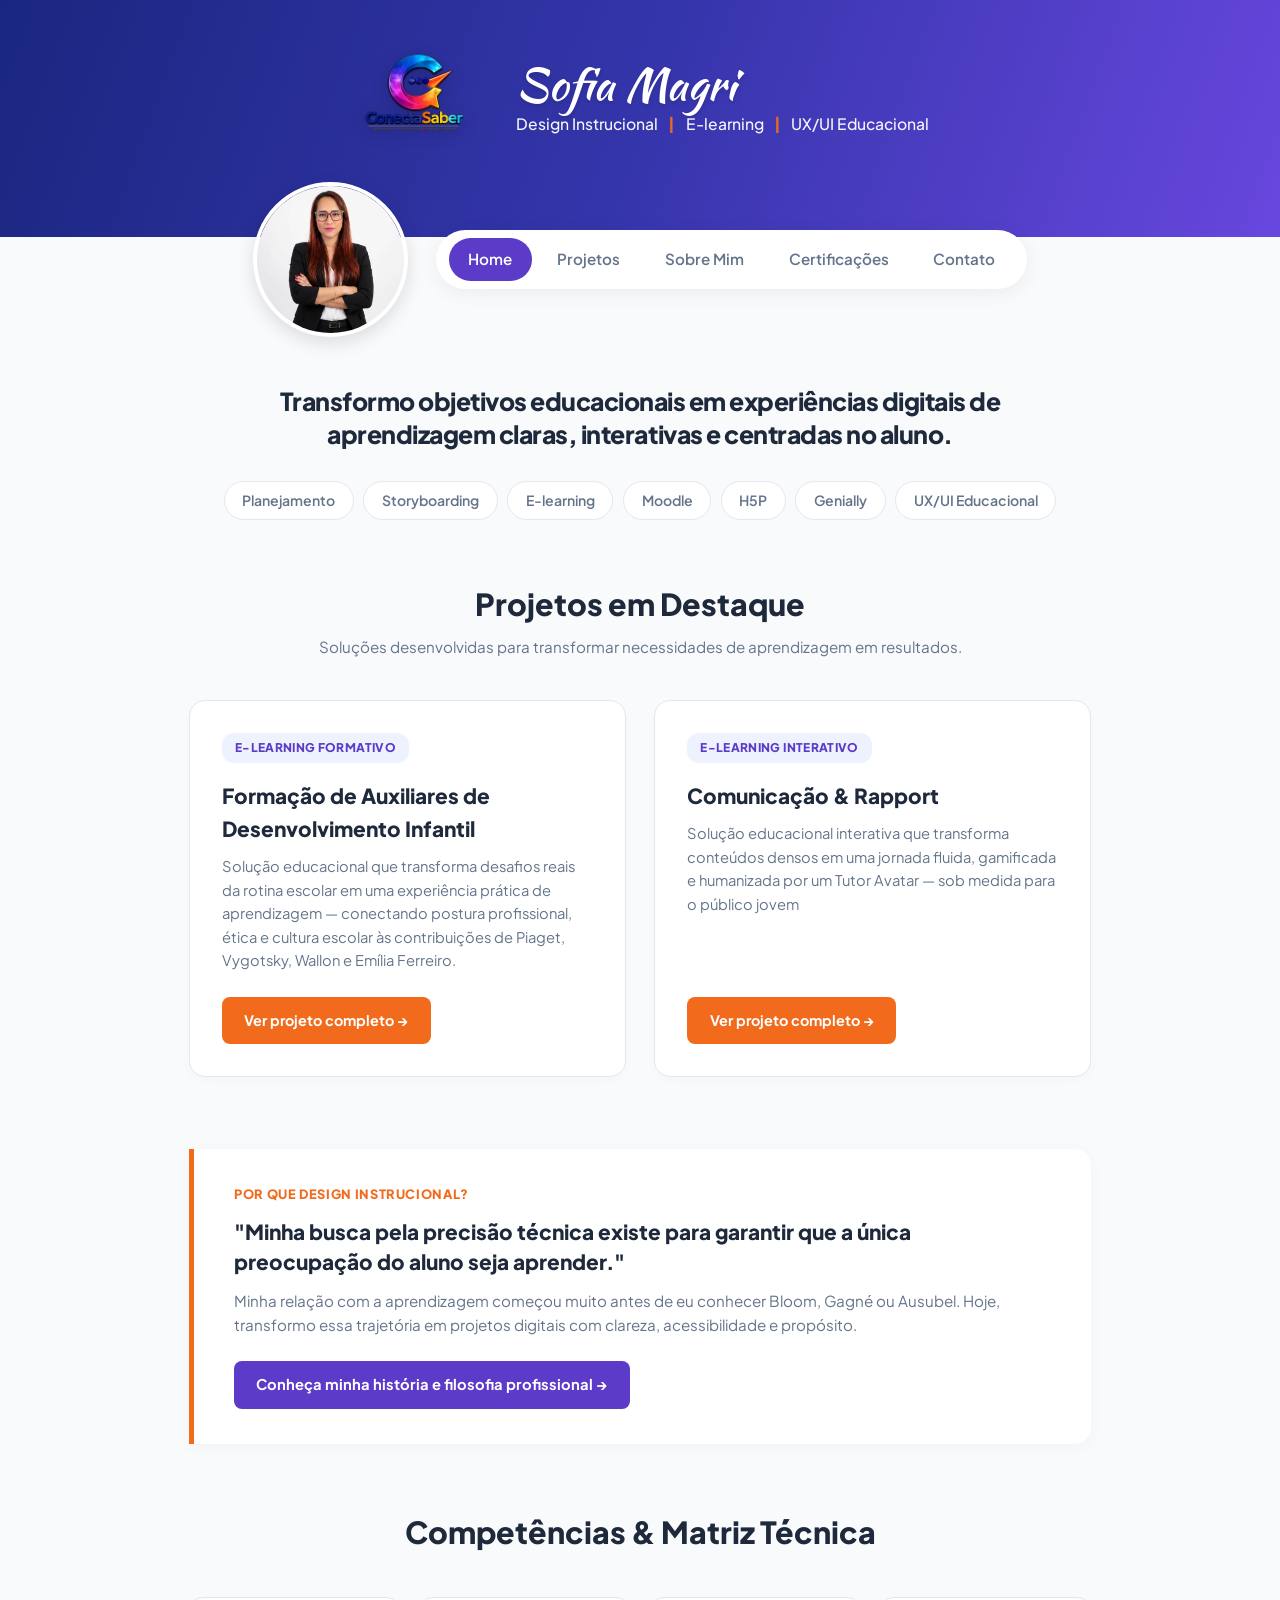
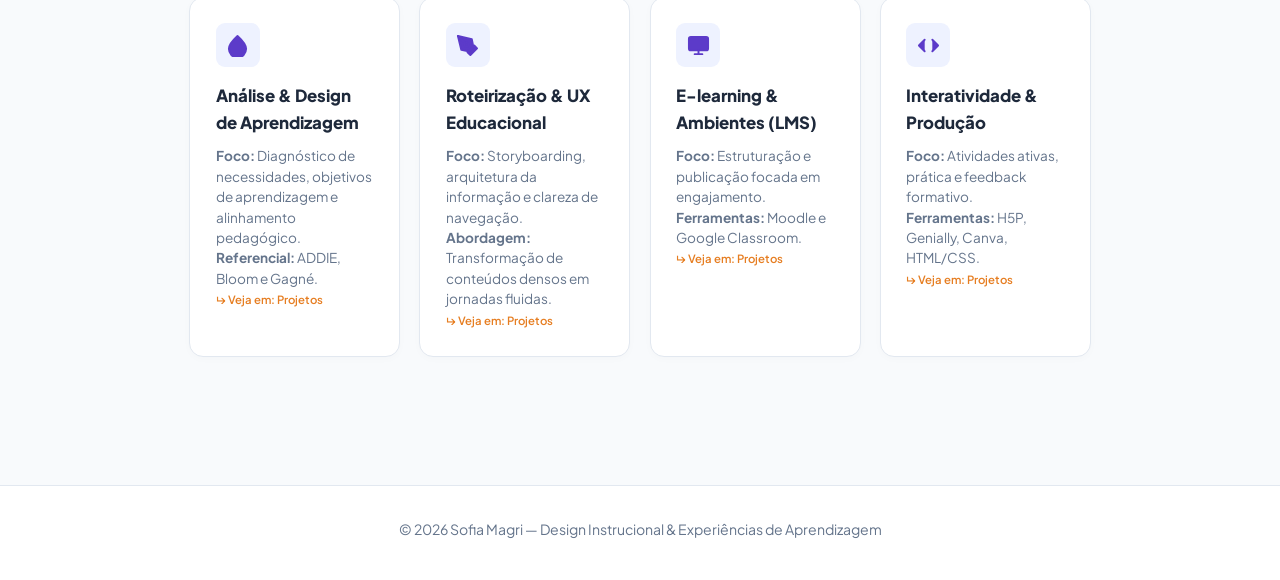
<file: index.html>
<!DOCTYPE html>
<html lang="pt-BR">

<head>
  <meta charset="UTF-8">
  <meta name="viewport" content="width=device-width, initial-scale=1.0">

  <title>Sofia Magri | Designer Instrucional</title>
  <link rel="shortcut icon" href="Imagens/html.ico.ico" type="image/x-icon">

  <!-- =========================================================
       FONTES
       ========================================================= -->
  <link rel="preconnect" href="https://fonts.googleapis.com">
  <link rel="preconnect" href="https://fonts.gstatic.com" crossorigin>
  <link
    href="https://fonts.googleapis.com/css2?family=Kaushan+Script&family=Plus+Jakarta+Sans:wght@400;500;600;700;800&display=swap"
    rel="stylesheet"
  >

  <!-- =========================================================
       CSS ÚNICO
       ========================================================= -->
  <link rel="stylesheet" href="style.css">

</head>

<body>

  <!-- =========================================================
       HERO / CABEÇALHO
       ========================================================= -->
  <header class="top-header">
    <div class="brand-logo">
      <img
        src="Imagens/ChatGPT Image 27_07_2026, 09_59_44.png"
        alt="Logo ConectaSaber"
      >
    </div>

    <div class="header-info">
      <h1>Sofia Magri</h1>
      <p>
        Design Instrucional
        <span class="separator">|</span>
        E-learning
        <span class="separator">|</span>
        UX/UI Educacional
      </p>
    </div>
  </header>

  <!-- =========================================================
       FOTO DE PERFIL + NAVEGAÇÃO
       ========================================================= -->
  <div class="profile-nav-wrapper">
    <img
      src="Imagens/perfil_sofia.png"
      alt="Sofia Magri"
      class="profile-avatar"
    >

    <nav class="nav-pill" aria-label="Navegação principal">
      <a href="index.html" class="active">Home</a>
      <a href="projetos.html">Projetos</a>
      <a href="sobremim.html">Sobre Mim</a>
      <a href="certificacao.html">Certificações</a>
      <a href="contato.html">Contato</a>
    </nav>
  </div>

  <!-- =========================================================
       CONTEÚDO PRINCIPAL
       ========================================================= -->
  <main class="main-container">

    <!-- =======================================================
         FRASE PRINCIPAL
         ======================================================= -->
    <section class="intro-section">
      <h2 class="hero-statement">
        Transformo objetivos educacionais em experiências digitais
        de aprendizagem claras, interativas e centradas no aluno.
      </h2>

      <!-- PILLS DE COMPETÊNCIAS -->
      <div class="pills-row">
        <span class="tag-badge">Planejamento</span>
        <span class="tag-badge">Storyboarding</span>
        <span class="tag-badge">E-learning</span>
        <span class="tag-badge">Moodle</span>
        <span class="tag-badge">H5P</span>
        <span class="tag-badge">Genially</span>
        <span class="tag-badge">UX/UI Educacional</span>
      </div>
    </section>

    <!-- =======================================================
         PROJETOS EM DESTAQUE
         ======================================================= -->
    <section id="projetos">
      <div class="section-title-group">
        <h2>Projetos em Destaque</h2>
        <p>
          Soluções desenvolvidas para transformar necessidades
          de aprendizagem em resultados.
        </p>
      </div>

      <div class="projects-grid">
        <!-- PROJETO 1 -->
        <article class="project-card">
          <span class="project-badge">E-LEARNING FORMATIVO</span>
          <h3>Formação de Auxiliares de Desenvolvimento Infantil</h3>
          <p>
            Solução educacional que transforma desafios reais da rotina escolar em uma experiência prática de aprendizagem — conectando postura profissional, ética e cultura escolar às contribuições de Piaget, Vygotsky, Wallon e Emília Ferreiro.
          </p>
          <a href="solucoesauxiliar.html" class="btn-project">Ver projeto completo →</a>
        </article>

        <!-- PROJETO 2 -->
        <article class="project-card">
          <span class="project-badge">E-LEARNING INTERATIVO</span>
          <h3>Comunicação &amp; Rapport</h3>
          <p>
            Solução educacional interativa que transforma conteúdos densos em uma jornada fluida, gamificada e humanizada por um Tutor Avatar — sob medida para o público jovem
          </p>
          <a href="cursosesolucoes.html" class="btn-project">Ver projeto completo →</a>
        </article>
      </div>
    </section>

    <!-- =======================================================
         POR QUE DESIGN INSTRUCIONAL?
         ======================================================= -->
    <section class="quote-card">
      <div class="card-subtitle">
        POR QUE DESIGN INSTRUCIONAL?
      </div>

      <h3>
        "Minha busca pela precisão técnica existe para garantir
        que a única preocupação do aluno seja aprender."
      </h3>

      <p>
        Minha relação com a aprendizagem começou muito antes de
        eu conhecer Bloom, Gagné ou Ausubel. Hoje, transformo essa
        trajetória em projetos digitais com clareza,
        acessibilidade e propósito.
      </p>

      <a href="sobremim.html" class="quote-link btn-quote">
        Conheça minha história e filosofia profissional →
      </a>
    </section>

    <!-- =======================================================
         COMPETÊNCIAS & MATRIZ TÉCNICA
         ======================================================= -->
    <section id="competencias">
      <div class="section-title-group">
        <h2>Competências &amp; Matriz Técnica</h2>
      </div>

      <div class="skills-grid">

        <!-- CARD 1 — ANÁLISE & DESIGN DE APRENDIZAGEM -->
        <article class="skill-box">
          <div class="skill-icon">
            <svg viewBox="0 0 24 24" fill="none" stroke="currentColor" stroke-width="2" stroke-linecap="round" stroke-linejoin="round" aria-hidden="true">
              <path d="M8.5 14.5A2.5 2.5 0 0 0 11 17c1.38 0 2.5-1.12 2.5-2.5 0-1.87-1.5-2.73-2.5-4-.87 1.34-2.5 2.13-2.5 4z"/>
              <path d="M12 2C6.5 7 3 11.5 3 15.5A9 9 0 0 0 21 15.5c0-4-3.5-8.5-9-13.5z"/>
            </svg>
          </div>
          <h4>Análise &amp; Design de Aprendizagem</h4>
          <p>
            <strong>Foco:</strong> Diagnóstico de necessidades, objetivos de aprendizagem e alinhamento pedagógico.<br>
            <strong>Referencial:</strong> ADDIE, Bloom e Gagné.<br>
            <small style="color: #e67e22; font-weight: 600;">↳ Veja em: Projetos</small>
          </p>
        </article>

        <!-- CARD 2 — ROTEIRIZAÇÃO & UX EDUCACIONAL -->
        <article class="skill-box">
          <div class="skill-icon">
            <svg viewBox="0 0 24 24" fill="none" stroke="currentColor" stroke-width="2" stroke-linecap="round" stroke-linejoin="round" aria-hidden="true">
              <path d="m12 19 7-7 3 3-7 7-3-3z"/>
              <path d="m18 13-1.5-7.5L2 2l3.5 14.5L13 18l5-5z"/>
              <path d="m2 2 7.586 7.586"/>
              <circle cx="11" cy="11" r="2"/>
            </svg>
          </div>
          <h4>Roteirização &amp; UX Educacional</h4>
          <p>
            <strong>Foco:</strong> Storyboarding, arquitetura da informação e clareza de navegação.<br>
            <strong>Abordagem:</strong> Transformação de conteúdos densos em jornadas fluidas.<br>
            <small style="color: #e67e22; font-weight: 600;">↳ Veja em: Projetos</small>
          </p>
        </article>

        <!-- CARD 3 — E-LEARNING & AMBIENTES (LMS) -->
        <article class="skill-box">
          <div class="skill-icon">
            <svg viewBox="0 0 24 24" fill="none" stroke="currentColor" stroke-width="2" stroke-linecap="round" stroke-linejoin="round" aria-hidden="true">
              <rect x="2" y="3" width="20" height="14" rx="2" ry="2"/>
              <line x1="8" y1="21" x2="16" y2="21"/>
              <line x1="12" y1="17" x2="12" y2="21"/>
            </svg>
          </div>
          <h4>E-learning &amp; Ambientes (LMS)</h4>
          <p>
            <strong>Foco:</strong> Estruturação e publicação focada em engajamento.<br>
            <strong>Ferramentas:</strong> Moodle e Google Classroom.<br>
            <small style="color: #e67e22; font-weight: 600;">↳ Veja em: Projetos</small>
          </p>
        </article>

        <!-- CARD 4 — INTERATIVIDADE & PRODUÇÃO -->
        <article class="skill-box">
          <div class="skill-icon">
            <svg viewBox="0 0 24 24" fill="none" stroke="currentColor" stroke-width="2" stroke-linecap="round" stroke-linejoin="round" aria-hidden="true">
              <polyline points="16 18 22 12 16 6"/>
              <polyline points="8 6 2 12 8 18"/>
            </svg>
          </div>
          <h4>Interatividade &amp; Produção</h4>
          <p>
            <strong>Foco:</strong> Atividades ativas, prática e feedback formativo.<br>
            <strong>Ferramentas:</strong> H5P, Genially, Canva, HTML/CSS.<br>
            <small style="color: #e67e22; font-weight: 600;">↳ Veja em: Projetos</small>
          </p>
        </article>

      </div>
    </section>

  </main>

  <!-- =========================================================
       RODAPÉ
       ========================================================= -->
  <footer class="site-footer">
    <div class="footer-bottom">
      <p>
        © 2026 Sofia Magri —
        Design Instrucional &amp;
        Experiências de Aprendizagem
      </p>
    </div>
  </footer>

</body>

</html>
</file>
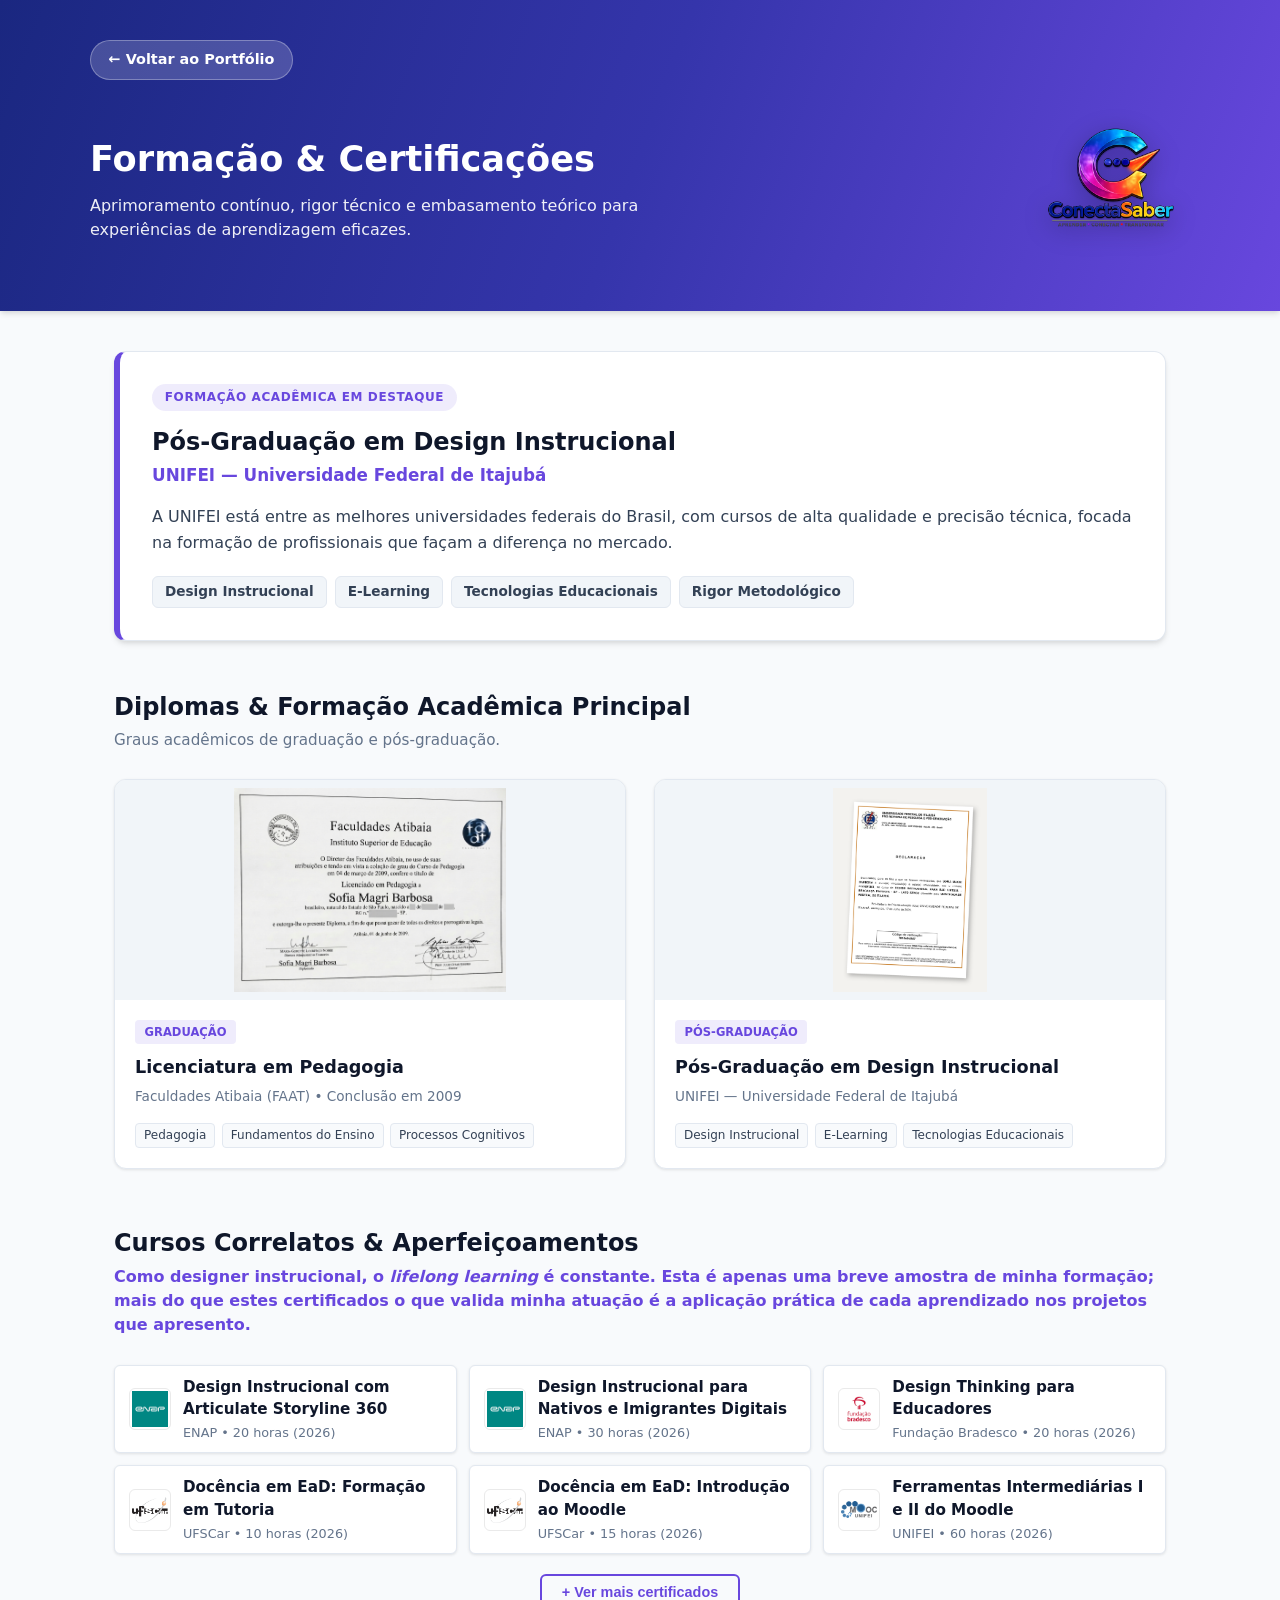
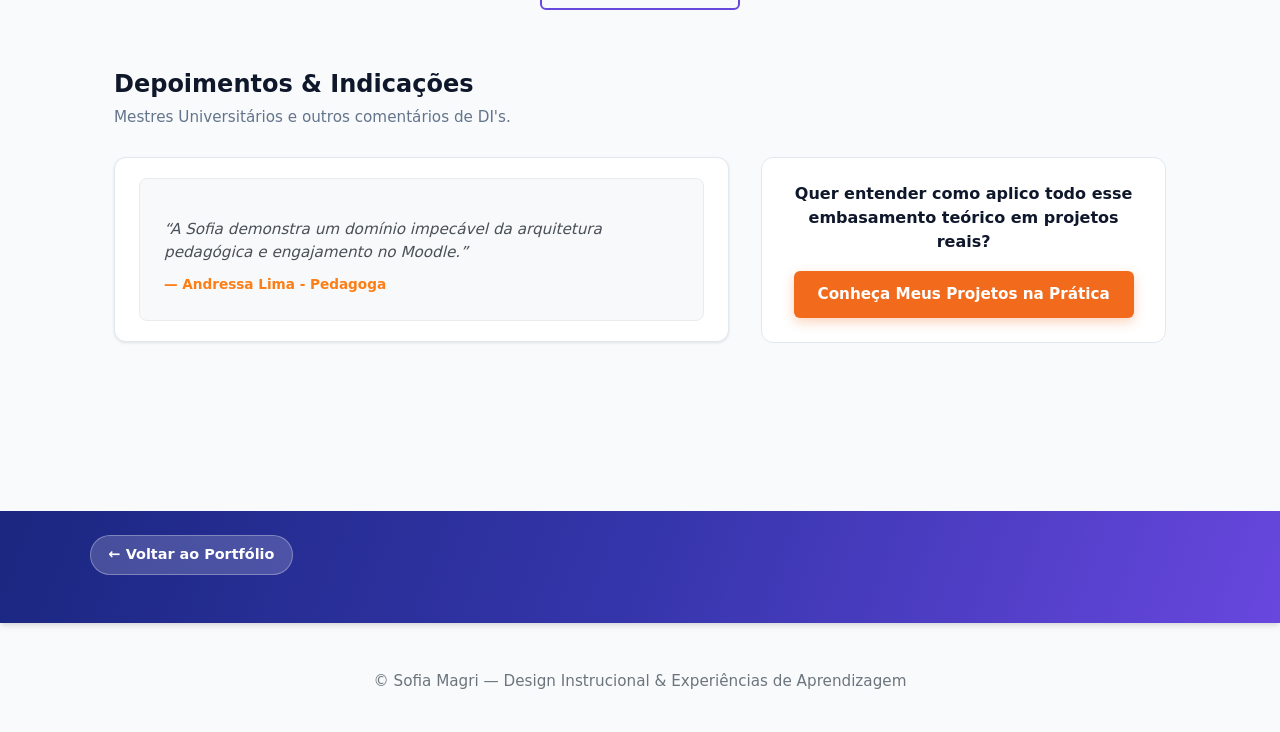
<file: certificacao.html>
<!DOCTYPE html>
<html lang="pt-BR">
<head>
    <meta charset="UTF-8">
    <meta name="viewport" content="width=device-width, initial-scale=1.0">
    <title>Certificações & Formação | Sofia Magri</title>
    <link rel="stylesheet" href="certificacao.css">
    <link rel="icon" href="Imagens/html.ico.ico" type="image/x-icon">
    <style>
        /* Estilos específicos para a redução de rolagem e novos elementos */
        
        .secao-final-container {
            display: flex;
            align-items: flex-start;
            justify-content: space-between;
            gap: 2rem;
            margin-top: 1rem;
            width: 100%;
        }

        .secao-final-container .item-curso-complementar {
            flex: 0 0 calc(60% - 1rem);
            margin-bottom: 0;
            cursor: default;
        }

        .secao-final-container .cta-centralizado {
            flex: 0 0 calc(40% - 1rem);
            padding: 1.5rem;
            margin-top: 0;
            box-shadow: none;
        }

        /* Estilos para o Mini Carrossel de Depoimentos */
        .mini-carrossel-depoimentos {
            position: relative;
            background: #f8f9fa;
            border: 1px solid #e9ecef;
            border-radius: 8px;
            padding: 1.5rem;
            min-height: 140px;
            display: flex;
            flex-direction: column;
            justify-content: center;
        }

        .depoimento-slide {
            display: none;
            animation: fadeIn 0.5s ease-in-out;
        }

        .depoimento-slide.active {
            display: block;
        }

        .depoimento-slide p {
            font-size: 0.95rem;
            color: #495057;
            font-style: italic;
            margin-bottom: 0.5rem;
            line-height: 1.5;
        }

        .depoimento-slide span {
            font-size: 0.85rem;
            font-weight: bold;
            color: #fd7e14;
        }

        @keyframes fadeIn {
            from { opacity: 0; }
            to { opacity: 1; }
        }

        .footer-nav {
            background: linear-gradient(110deg, var(--cs-purple-hero-start) 0%, var(--cs-purple-hero-mid) 50%, var(--cs-purple-hero-end) 100%);
            padding: 1.5rem;
            box-shadow: var(--shadow-md);
            margin-top: 3rem;
        }

        .footer-nav-inner {
            max-width: 1100px;
            margin: 0 auto;
        }

        .rodape {
            text-align: center;
            padding: 2rem 1rem 1.5rem 1rem;
            color: #6c757d;
            font-size: 0.95rem;
            width: 100%;
        }

        /* AJUSTES PARA LISTA COMPACTA DE CORRELATOS COM LOGOS */
        .grid-certificados-compacto {
            display: grid;
            grid-template-columns: repeat(auto-fill, minmax(320px, 1fr));
            gap: 12px;
        }

        .card-certificado-compacto {
            display: flex;
            align-items: center;
            background: var(--bg-card);
            border: 1px solid var(--border-color);
            border-radius: var(--radius-sm);
            padding: 10px 14px;
            box-shadow: var(--shadow-sm);
            transition: var(--transition);
        }

        .card-certificado-compacto:hover {
            border-color: var(--cs-purple);
            box-shadow: var(--shadow-md);
        }

        /* Container ajustado para receber as imagens das logos proporcionalmente */
        .selo-instituicao {
            width: 42px;
            height: 42px;
            min-width: 42px;
            min-height: 42px;
            background-color: #ffffff;
            display: flex;
            align-items: center;
            justify-content: center;
            border-radius: 6px;
            margin-right: 12px;
            flex-shrink: 0;
            overflow: hidden;
            border: 1px solid #eaeaea;
        }

        .selo-instituicao img {
            width: 100%;
            height: 100%;
            object-fit: contain;
            padding: 2px;
        }

        .info-compacta h3 {
            font-size: 0.95rem;
            color: #0f172a;
            margin: 0 0 2px 0;
        }

        .info-compacta p {
            font-size: 0.8rem;
            color: var(--text-muted);
            margin: 0;
        }

        /* Classe utilitária para ocultar itens além do limite inicial */
        .card-certificado-compacto.oculto {
            display: none;
        }

        /* Botão Ver Mais */
        .btn-expandir {
            display: block;
            margin: 20px auto 0 auto;
            background-color: transparent;
            color: var(--cs-purple);
            border: 2px solid var(--cs-purple);
            padding: 8px 20px;
            font-weight: bold;
            border-radius: var(--radius-sm);
            cursor: pointer;
            transition: var(--transition);
            font-size: 0.9rem;
        }

        .btn-expandir:hover {
            background-color: var(--cs-purple);
            color: #ffffff;
        }

        @media (max-width: 850px) {
            .secao-final-container {
                flex-direction: column;
                align-items: center;
            }
            .secao-final-container .item-curso-complementar,
            .secao-final-container .cta-centralizado {
                flex: 0 0 100%;
            }
            .secao-final-container .item-curso-complementar {
                margin-bottom: 1.5rem;
            }
        }
    </style>
</head>
<body>

    <header class="header-projeto">
        <div class="header-inner">
            <div class="nav-topo">
                <a href="index.html">← Voltar ao Portfólio</a>
            </div>
            <div class="header-conteudo">
                <div class="texto-hero">
                    <h1>Formação & Certificações</h1>
                    <p>Aprimoramento contínuo, rigor técnico e embasamento teórico para experiências de aprendizagem eficazes.</p>
                </div>
                <div class="logo-hero">
                    <img src="Imagens/ChatGPT Image 27_07_2026, 09_59_44.png" alt="Logo ConectaSaber">
                </div>
            </div>
        </div>
    </header>

    <main class="container-principal">

        <section class="card-academico-destaque">
            <div class="badge-destaque">FORMAÇÃO ACADÊMICA EM DESTAQUE</div>
            <h2>Pós-Graduação em Design Instrucional</h2>
            <p class="instituicao">UNIFEI — Universidade Federal de Itajubá</p>
            <p class="descricao-pos">
                A UNIFEI está entre as melhores universidades federais do Brasil, com cursos de alta qualidade e precisão técnica, focada na formação de profissionais que façam a diferença no mercado.
            </p>
            <div class="tags-academico">
                <span>Design Instrucional</span>
                <span>E-Learning</span>
                <span>Tecnologias Educacionais</span>
                <span>Rigor Metodológico</span>
            </div>
        </section>

        <section class="secao-bloco">
            <div class="titulo-secao">
                <h2>Diplomas & Formação Acadêmica Principal</h2>
                <p>Graus acadêmicos de graduação e pós-graduação.</p>
            </div>

            <div class="grid-certificados grid-duplo">
                <div class="card-certificado">
                    <div class="capa-certificado" onclick="abrirModal('Imagens/Certificado_semdados.jfif', 'Licenciatura em Pedagogia')">
                        <img src="Imagens/Certificado_semdados.jfif" alt="Licenciatura em Pedagogia" class="retrato">
                        <div class="overlay-zoom">🔍 Clique para ampliar</div>
                    </div>
                    <div class="conteudo-certificado">
                        <span class="badge-categoria">Graduação</span>
                        <h3>Licenciatura em Pedagogia</h3>
                        <p class="info-emissor">Faculdades Atibaia (FAAT) • Conclusão em 2009</p>
                        <div class="tags-skills">
                            <span>Pedagogia</span>
                            <span>Fundamentos do Ensino</span>
                            <span>Processos Cognitivos</span>
                        </div>
                    </div>
                </div>

                <div class="card-certificado">
                    <div class="capa-certificado" onclick="abrirModal('Imagens/declaracao_unifei_destaque.png', 'Pós-Graduação em Design Instrucional - UNIFEI')">
                        <img src="Imagens/declaracao_unifei_destaque.png" alt="Pós-Graduação em Design Instrucional - UNIFEI" class="retrato">
                        <div class="overlay-zoom">🔍 Clique para ampliar</div>
                    </div>
                    <div class="conteudo-certificado">
                        <span class="badge-categoria">Pós-Graduação</span>
                        <h3>Pós-Graduação em Design Instrucional</h3>
                        <p class="info-emissor">UNIFEI — Universidade Federal de Itajubá</p>
                        <div class="tags-skills">
                            <span>Design Instrucional</span>
                            <span>E-Learning</span>
                            <span>Tecnologias Educacionais</span>
                        </div>
                    </div>
                </div>
            </div>
        </section>

        <section class="secao-bloco">
            <div class="titulo-secao">
                <h2>Cursos Correlatos & Aperfeiçoamentos</h2>
                <p class="subtitulo-destaque">Como designer instrucional, o <i>lifelong learning</i> é constante. Esta é apenas uma breve amostra de minha formação; mais do que estes certificados o que valida minha atuação é a aplicação prática de cada aprendizado nos projetos que apresento.</p>
            </div>

            <div class="grid-certificados-compacto" id="listaCorrelatos">
                
                <div class="card-certificado-compacto">
                    <div class="selo-instituicao">
                        <img src="Imagens/enap_logo.jpg" alt="ENAP">
                    </div>
                    <div class="info-compacta">
                        <h3>Design Instrucional com Articulate Storyline 360</h3>
                        <p>ENAP • 20 horas (2026)</p>
                    </div>
                </div>

                <div class="card-certificado-compacto">
                    <div class="selo-instituicao">
                        <img src="Imagens/enap_logo.jpg" alt="ENAP">
                    </div>
                    <div class="info-compacta">
                        <h3>Design Instrucional para Nativos e Imigrantes Digitais</h3>
                        <p>ENAP • 30 horas (2026)</p>
                    </div>
                </div>

                <div class="card-certificado-compacto">
                    <div class="selo-instituicao">
                        <img src="Imagens/logo_bradesco.jpg" alt="Fundação Bradesco">
                    </div>
                    <div class="info-compacta">
                        <h3>Design Thinking para Educadores</h3>
                        <p>Fundação Bradesco • 20 horas (2026)</p>
                    </div>
                </div>

                <div class="card-certificado-compacto">
                    <div class="selo-instituicao">
                        <img src="Imagens/logo_Ufscar.jpg" alt="UFSCar">
                    </div>
                    <div class="info-compacta">
                        <h3>Docência em EaD: Formação em Tutoria</h3>
                        <p>UFSCar • 10 horas (2026)</p>
                    </div>
                </div>

                <div class="card-certificado-compacto">
                    <div class="selo-instituicao">
                        <img src="Imagens/logo_Ufscar.jpg" alt="UFSCar">
                    </div>
                    <div class="info-compacta">
                        <h3>Docência em EaD: Introdução ao Moodle</h3>
                        <p>UFSCar • 15 horas (2026)</p>
                    </div>
                </div>

                <div class="card-certificado-compacto">
                    <div class="selo-instituicao">
                        <img src="Imagens/logo_mooc.png" alt="UNIFEI">
                    </div>
                    <div class="info-compacta">
                        <h3>Ferramentas Intermediárias I e II do Moodle </h3>
                        <p>UNIFEI • 60 horas (2026)</p>
                    </div>
                </div>

                <div class="card-certificado-compacto oculto">
                    <div class="selo-instituicao">
                        <img src="Imagens/logo_bradesco.jpg" alt="Fundação Bradesco">
                    </div>
                    <div class="info-compacta">
                        <h3>Fluência em Inteligência Artificial</h3>
                        <p>Fundação Bradesco • 4 horas (2026)</p>
                    </div>
                </div>

                <div class="card-certificado-compacto oculto">
                    <div class="selo-instituicao">
                        <img src="Imagens/IFES.png" alt="IFES">
                    </div>
                    <div class="info-compacta">
                        <h3>Gamificação no Moodle</h3>
                        <p>IFES • 50 horas</p>
                    </div>
                </div>

                <div class="card-certificado-compacto oculto">
                    <div class="selo-instituicao">
                        <img src="Imagens/faetec_logo.jfif" alt="FAETEC">
                    </div>
                    <div class="info-compacta">
                        <h3>Inteligência Artificial Aplicada</h3>
                        <p>FAETEC • 180 horas</p>
                    </div>
                </div>

                <div class="card-certificado-compacto oculto">
                    <div class="selo-instituicao">
                        <img src="Imagens/logo_ufpb.png" alt="UFPB">
                    </div>
                    <div class="info-compacta">
                        <h3>Inteligência Artificial Conceitos e Prompts</h3>
                        <p>UFPB • 30 horas</p>
                    </div>
                </div>

                <div class="card-certificado-compacto oculto">
                    <div class="selo-instituicao">
                        <img src="Imagens/faveni.jfif" alt="FAVENI">
                    </div>
                    <div class="info-compacta">
                        <h3>TDICs no Ensino Superior</h3>
                        <p>FAVENI • 80 horas</p>
                    </div>
                </div>

                <div class="card-certificado-compacto oculto">
                    <div class="selo-instituicao">
                        <img src="Imagens/IFES.png" alt="IFES">
                    </div>
                    <div class="info-compacta">
                        <h3>Uso Educacional do Canva</h3>
                        <p>IFES • 6 horas</p>
                    </div>
                </div>

            </div>

            <button id="btnVerMais" class="btn-expandir">+ Ver mais certificados</button>
        </section>

        <section class="secao-outros-cursos secao-bloco">
            <div class="titulo-secao">
                <h2>Depoimentos & Indicações</h2>
                <p>Mestres Universitários e outros comentários de DI's.</p>
            </div>

            <div class="secao-final-container">
                <div class="item-curso-complementar">
                    <div class="mini-carrossel-depoimentos" id="miniCarrosselDepoimentos">
                        <div class="depoimento-slide active">
                            <p>“A Sofia demonstra um domínio impecável da arquitetura pedagógica e engajamento no Moodle.”</p>
                            <span>— Andressa Lima - Pedagoga</span>
                        </div>
                        <div class="depoimento-slide">
                            <p>“A Sofia é uma aluna que transcende a dedicação e o compromisso: questiona, busca compreender profundamente, não se acomoda diante do conhecimento e se envolve verdadeiramente com tudo aquilo que se propõe a fazer”.</p>
                            <span>— Karina Arruda - Coordenadora Pós em DI UNIFEI</span>
                        </div>
                        <div class="depoimento-slide">
                            <p>“Rigidez técnica unida a uma didática super humanizada e fluida.”</p>
                            <span>— Elisa Soares - Equipe técnica</span>
                        </div>
                    </div>
                </div>

                <section class="cta-centralizado">
                    <p>Quer entender como aplico todo esse embasamento teórico em projetos reais?</p>
                    <a href="projetos.html" class="btn-download">Conheça Meus Projetos na Prática</a>
                </section>
            </div>
        </section>

    </main>

    <div class="footer-nav">
        <div class="footer-nav-inner">
            <div class="nav-topo">
                <a href="index.html">← Voltar ao Portfólio</a>
            </div>
        </div>
    </div>

    <footer class="rodape">
        <p>© Sofia Magri — Design Instrucional & Experiências de Aprendizagem</p>
    </footer>

    <div id="modalZoom" class="modal">
        <span class="close-modal" onclick="fecharModal()">&times;</span>
        <img class="modal-content" id="imgModal" alt="Certificado Ampliado">
        <div id="caption"></div>
    </div>

    <script>
        function abrirModal(src, alt) {
            const modal = document.getElementById('modalZoom');
            const imgModal = document.getElementById('imgModal');
            const caption = document.getElementById('caption');
            
            modal.style.display = "flex";
            imgModal.src = src;
            caption.innerText = alt;
        }

        function fecharModal() {
            document.getElementById('modalZoom').style.display = "none";
        }

        window.onclick = function(event) {
            const modal = document.getElementById('modalZoom');
            if (event.target === modal) {
                modal.style.display = "none";
            }
        }

        // Lógica para Expandir os Certificados Correlatos
        document.getElementById('btnVerMais').addEventListener('click', function() {
            const cardsOcultos = document.querySelectorAll('.card-certificado-compacto.oculto');
            
            cardsOcultos.forEach(card => {
                card.classList.remove('oculto');
            });

            this.style.display = 'none';
        });

        // Lógica do Mini Carrossel de Depoimentos
        let currentDepoimento = 0;
        const slides = document.querySelectorAll('.depoimento-slide');

        function proximoDepoimento() {
            slides[currentDepoimento].classList.remove('active');
            currentDepoimento = (currentDepoimento + 1) % slides.length;
            slides[currentDepoimento].classList.add('active');
        }

        setInterval(proximoDepoimento, 4500);
    </script>
</body>
</html>
</file>
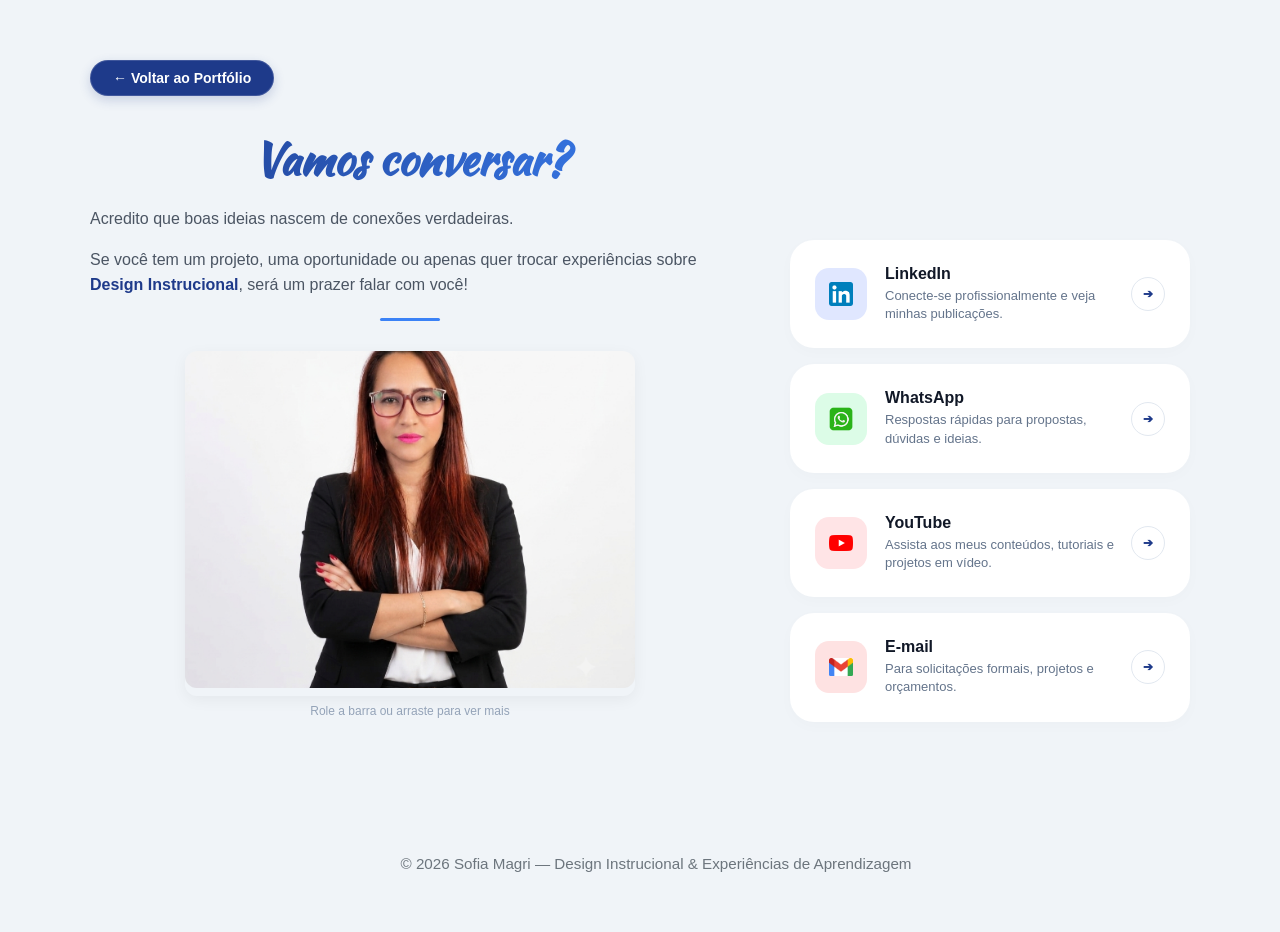
<file: contato.html>
<!DOCTYPE html>
<html lang="pt-br">
<head>
    <meta charset="UTF-8">
    <meta name="viewport" content="width=device-width, initial-scale=1.0">
    <title>CONTATOS | Sofia Magri</title>
    
    <link rel="icon" href="Imagens/html.ico.ico" type="image/x-icon">
    
    <style>
        @import url('https://fonts.googleapis.com/css2?family=Kaushan+Script&family=Montserrat:wght@600;700&display=swap');
        
        /* VARIÁVEIS DE COR DA MARCA */
        :root {
            --cs-navy-dark: #0d1b3e;
            --cs-navy:      #1e3a8a;
            --cs-blue:      #3b82f6;
            --cs-orange:    #f26b1d; /* Cor de Ação / CTA */
            --cs-orange-hover: #d9580d;
            --bg-light:     #f0f4f8;
            --text-dark:    #334155;
            --text-muted:   #64748b;
        }

        /* ESTILOS BASE */
        body {
            font-family: 'Segoe UI', Arial, sans-serif;
            background: var(--bg-light);
            margin: 0;
            padding: 60px 30px 20px 30px;
            color: var(--text-dark);
        }

        .main-container {
            max-width: 1100px;
            margin: 0 auto;
            display: flex;
            gap: 60px;
            align-items: flex-start;
        }

        .coluna-esquerda {
            flex: 1;
            display: flex;
            flex-direction: column;
            gap: 15px;
        }

        .coluna-direita {
            width: 400px;
            display: flex;
            flex-direction: column;
            gap: 16px;
            margin-top: 180px; /* Alinhamento desktop */
        }

        /* --------------------------------------------------------------------------
           BOTÃO VOLTAR AO PORTFÓLIO (ESTILO PÍLULA DO PRINT)
           -------------------------------------------------------------------------- */
        .btn-voltar {
            display: inline-flex;
            align-items: center;
            gap: 8px;
            text-decoration: none;
            color: #ffffff;
            background: var(--cs-navy);
            padding: 9px 22px;
            border-radius: 50px; /* Formato Pílula */
            font-size: 14px;
            font-weight: 600;
            box-shadow: 0 4px 12px rgba(30, 58, 138, 0.2);
            transition: all 0.25s ease;
            margin-bottom: 15px;
            border: 1px solid rgba(255, 255, 255, 0.15);
        }

        .btn-voltar:hover { 
            background: var(--cs-navy-dark);
            transform: translateX(-4px); 
            box-shadow: 0 6px 16px rgba(13, 27, 62, 0.3);
        }

        /* TÍTULO PRINCIPAL */
        .titulo-principal {
            font-family: 'Kaushan Script', cursive;
            margin: 0;
            font-size: 2.8em;
            background: linear-gradient(90deg, var(--cs-navy), var(--cs-blue));
            -webkit-background-clip: text;
            -webkit-text-fill-color: transparent;
            letter-spacing: -0.5px;
            text-align: center;
        }

        .divisor-linha {
            width: 60px;
            height: 3px;
            background-color: var(--cs-blue);
            border-radius: 2px;
            margin: 5px 0;
            align-self: center;
        }

        .texto-destaque {
            font-size: 16px;
            line-height: 1.6;
            color: #4b5563;
            margin: 0;
        }

        /* CARROSSEL */
        .carrossel-container {
            width: 100%;
            max-width: 450px; 
            margin: 0 auto;   
            border-radius: 12px;
            box-shadow: 0 4px 15px rgba(0,0,0,0.05);
        }
        
        .carrossel {
            display: flex;
            overflow-x: auto;
            scroll-snap-type: x mandatory;
            scroll-behavior: smooth;
            border-radius: 12px;
            padding-bottom: 8px; 
        }

        .carrossel img {
            flex: 0 0 100%; 
            width: 100%;
            aspect-ratio: 4/3; 
            object-fit: cover; 
            scroll-snap-align: center;
            border-radius: 12px;
        }

        /* --------------------------------------------------------------------------
           CARDS DE CONTATO (COM HOVER LARANJA / CTA)
           -------------------------------------------------------------------------- */
        .card-link {
            display: flex;
            align-items: center;
            background: #ffffff;
            padding: 24px;
            border-radius: 24px;
            box-shadow: 0 4px 15px rgba(0,0,0,.02);
            text-decoration: none;
            color: inherit;
            border: 1px solid transparent;
            transition: transform 0.25s ease, border-color 0.25s ease, box-shadow 0.25s ease;
        }

        /* HOVER DO CARD EM LARANJA (CTA) */
        .card-link:hover {
            transform: translateY(-3px);
            border-color: rgba(242, 107, 29, 0.3);
            box-shadow: 0 10px 25px rgba(242, 107, 29, 0.12); /* Sombra suave Laranja */
        }

        /* HOVER DA SETA EM LARANJA */
        .card-link:hover .seta-circulo {
            background-color: var(--cs-orange);
            color: #ffffff;
            border-color: var(--cs-orange);
        }

        .icon-box {
            width: 52px;
            height: 52px;
            border-radius: 14px;
            display: flex;
            align-items: center;
            justify-content: center;
            margin-right: 18px;
            flex-shrink: 0;
        }

        .icon-box img {
            width: 24px;
            height: auto;
        }

        .card-content {
            flex: 1;
            padding-right: 10px;
        }

        .card-content h4 {
            margin: 0 0 4px 0;
            color: #111827;
            font-size: 16px;
            font-weight: bold;
        }

        .card-content p {
            margin: 0;
            color: var(--text-muted);
            font-size: 13px;
            line-height: 1.4;
        }

        .seta-circulo {
            width: 32px;
            height: 32px;
            border: 1px solid #e2e8f0;
            border-radius: 50%;
            display: flex;
            align-items: center;
            justify-content: center;
            color: var(--cs-navy);
            font-weight: bold;
            font-size: 12px;
            transition: all 0.25s ease;
            flex-shrink: 0;
        }

        /* RODAPÉ CENTRALIZADO E FORMATADO */
        .rodape {
            text-align: center;
            margin-top: 60px;
            padding: 2.5rem 1rem 1.5rem 1rem;
            color: #6c757d;
            font-size: 0.95rem;
            width: 100%;
        }

        /* RESPONSIVIDADE */
        @media (max-width: 768px) {
            body { padding: 30px 15px; }
            .main-container {
                flex-direction: column;
                gap: 40px;
            }
            .coluna-direita {
                margin-top: 0;
                width: 100%;
            }
        }
    </style>
</head>
<body>

<div class="main-container">

  <!-- COLUNA DA ESQUERDA -->
  <div class="coluna-esquerda">
    <div>
        <!-- BOTÃO VOLTAR AJUSTADO -->
        <a href="index.html" class="btn-voltar">← Voltar ao Portfólio</a>
    </div>

    <h2 class="titulo-principal">Vamos conversar?</h2>

    <p class="texto-destaque">
      Acredito que boas ideias nascem de conexões verdadeiras.
    </p>

    <p class="texto-destaque">
      Se você tem um projeto, uma oportunidade ou apenas quer trocar experiências sobre <strong style="color: var(--cs-navy);">Design Instrucional</strong>, será um prazer falar com você!
    </p>

    <div class="divisor-linha"></div>

    <div style="margin: 10px 0;">
        <div class="carrossel-container">
            <div class="carrossel" id="meuCarrossel">
                <img src="Imagens/perfil_sofia.png" alt="Sofia Magri">
                <img src="Imagens/contato02.png" alt="Ambiente de Trabalho">
                <img src="Imagens/contato03.png" alt="Projetos de Design Instrucional">
                <img src="Imagens/contato_4.jfif" alt="Contato Sofia">
            </div>
        </div>
        <p style="font-size: 12px; color: #94a3b8; text-align: center; margin-top: 8px;">Role a barra ou arraste para ver mais</p>
    </div>
  </div>

  <!-- COLUNA DA DIREITA -->
  <div class="coluna-direita">
    
    <a href="https://www.linkedin.com/in/sofia-magri-educar" target="_blank" class="card-link">
      <div class="icon-box" style="background: #e0e7ff;"><img src="Imagens/LinkedIn.svg.png" alt="LinkedIn"></div>
      <div class="card-content">
        <h4>LinkedIn</h4>
        <p>Conecte-se profissionalmente e veja minhas publicações.</p>
      </div>
      <div class="seta-circulo">➔</div>
    </a>

    <a href="https://wa.me/5511962765353" target="_blank" class="card-link">
      <div class="icon-box" style="background: #dcfce7;"><img src="Imagens/zap-logo.png" alt="WhatsApp"></div>
      <div class="card-content">
        <h4>WhatsApp</h4>
        <p>Respostas rápidas para propostas, dúvidas e ideias.</p>
      </div>
      <div class="seta-circulo">➔</div>
    </a>

    <a href="https://www.youtube.com/@sofia_conectasaber" target="_blank" class="card-link">
      <div class="icon-box" style="background: #ffe4e6;"><img src="Imagens/youtube-logo.png" alt="YouTube"></div>
      <div class="card-content">
        <h4>YouTube</h4>
        <p>Assista aos meus conteúdos, tutoriais e projetos em vídeo.</p>
      </div>
      <div class="seta-circulo">➔</div>
    </a>

    <a href="https://mail.google.com/mail/?view=cm&fs=1&to=sofiamagri.empreender@gmail.com" target="_blank" class="card-link">
    <div class="icon-box" style="background: #fee2e2;">
        <img src="Imagens/gmail.png" alt="E-mail">
    </div>

    <div class="card-content">
        <h4>E-mail</h4>
        <p>Para solicitações formais, projetos e orçamentos.</p>
    </div>

    <div class="seta-circulo">➔</div>
</a>
  </div>
</div>

<!-- RODAPÉ ATUALIZADO COM O TEXTO COMPLETO -->
<footer class="rodape">
    <p>© 2026 Sofia Magri — Design Instrucional & Experiências de Aprendizagem</p>
</footer>

<script>
    const carrossel = document.getElementById('meuCarrossel');
    setInterval(() => {
        const maxScroll = carrossel.scrollWidth - carrossel.clientWidth;
        if (carrossel.scrollLeft >= maxScroll - 10) {
            carrossel.scrollTo({ left: 0, behavior: 'smooth' });
        } else {
            carrossel.scrollBy({ left: carrossel.clientWidth, behavior: 'smooth' });
        }
    }, 3000);
</script>

</body>
</html>
</file>
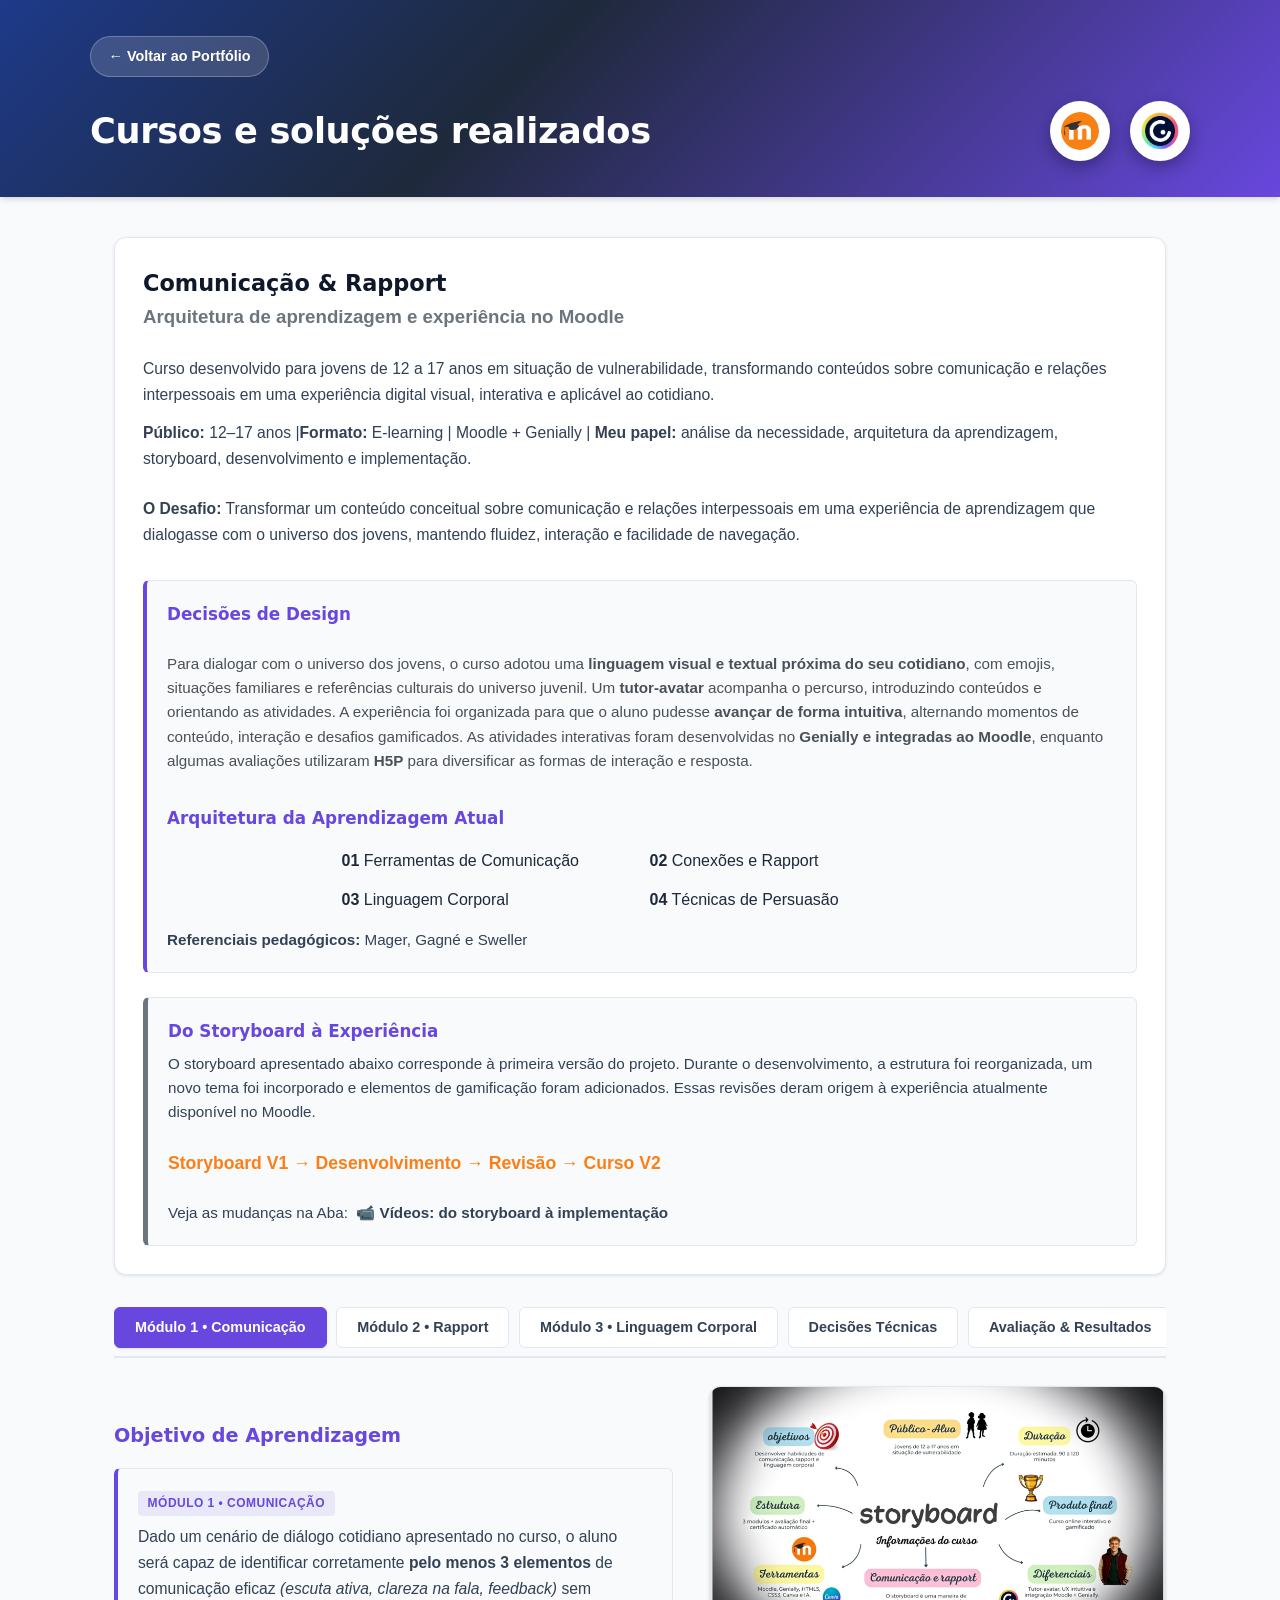
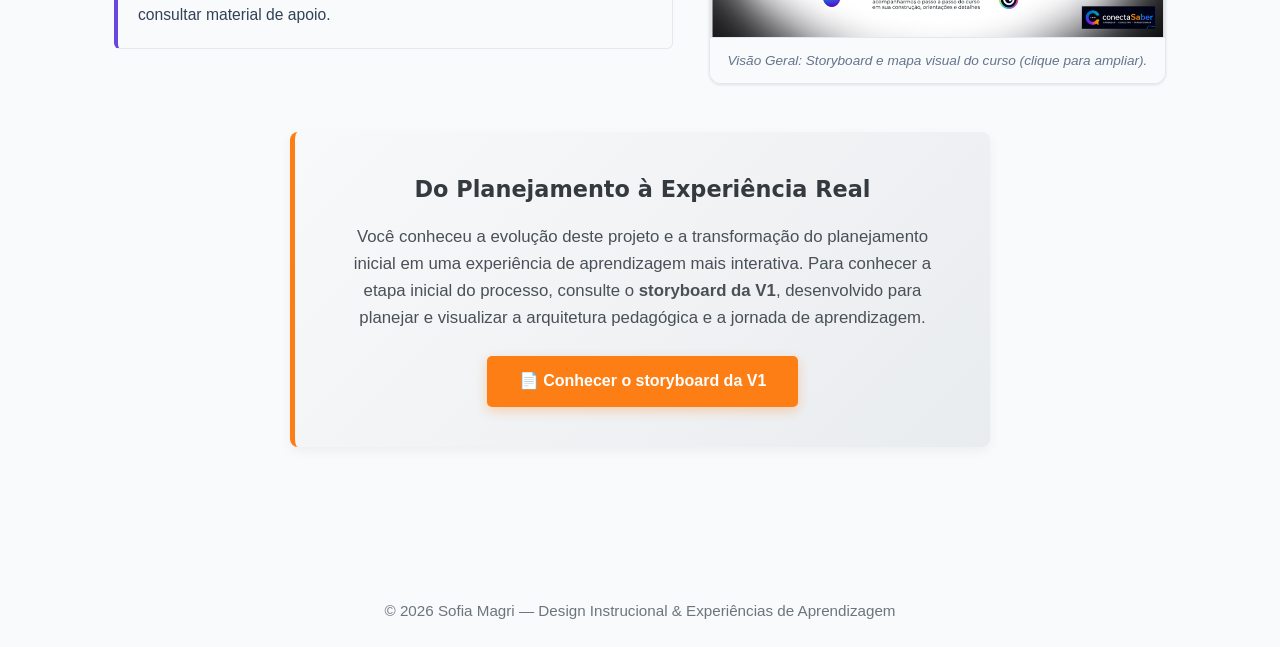
<file: cursosesolucoes.html>
<!DOCTYPE html>
<html lang="pt-br">
<head>
    <meta charset="UTF-8">
    <meta name="viewport" content="width=device-width, initial-scale=1.0">
    <link rel="stylesheet" href="style.css">
    <link rel="stylesheet" href="cursosesolucoes.css">
    <link rel="icon" href="Imagens/html.ico.ico" type="image/x-icon">
    <title>Cursos e Soluções | Sofia Magri</title>
    <style>
        .rodape {
            text-align: center;
            padding: 2.5rem 1rem 1.5rem 1rem;
            color: #6c757d;
            font-size: 0.95rem;
            width: 100%;
        }

        /* Bloco de CTA centralizado */
        .container-cta-unico {
            margin: 3rem auto;
            max-width: 700px;
        }

        .cta-valor-moodle {
            background: linear-gradient(135deg, #f8f9fa 0%, #e9ecef 100%);
            border-left: 5px solid #fd7e14;
            padding: 2.5rem;
            border-radius: 8px;
            box-shadow: 0 4px 12px rgba(0,0,0,0.05);
            text-align: center;
        }

        .cta-valor-moodle h3 {
            color: #343a40;
            margin-bottom: 1rem;
            font-size: 1.4rem;
        }

        .cta-valor-moodle p {
            color: #495057;
            font-size: 1.05rem;
            line-height: 1.6;
            margin-bottom: 1.5rem;
        }

        .btn-moodle-destaque {
            display: inline-block;
            background-color: #fd7e14;
            color: #ffffff;
            padding: 0.8rem 2rem;
            border-radius: 5px;
            text-decoration: none;
            font-weight: bold;
            transition: background-color 0.2s ease, transform 0.2s ease;
        }

        .btn-moodle-destaque:hover {
            background-color: #e66c0d;
            transform: translateY(-2px);
        }
        
        /* Estilos auxiliares para listas nos novos cards */
        .lista-design {
            text-align: left;
            margin: 1rem auto;
            max-width: 600px;
            padding-left: 20px;
            line-height: 1.6;
        }
        .lista-arquitetura {
            text-align: left;
            list-style-type: none;
            margin: 1rem auto;
            max-width: 600px;
            padding: 0;
            line-height: 1.6;
        }

        /* ==========================================================================
           CORREÇÃO DO MODAL (ZOOM DA IMAGEM NO CELULAR E NOTEBOOK)
           ========================================================================== */
        .modal {
            display: none; /* Oculto por padrão, ativado pelo JS como flex */
            position: fixed;
            z-index: 9999;
            left: 0;
            top: 0;
            width: 100%;
            height: 100%;
            background-color: rgba(0, 0, 0, 0.9); /* Fundo escuro */
            align-items: center; /* Centraliza verticalmente no display: flex */
            justify-content: center; /* Centraliza horizontalmente no display: flex */
            flex-direction: column;
            padding: 1rem;
            box-sizing: border-box;
        }

        .modal-content {
            margin: auto;
            display: block;
            max-width: 90vw;
            max-height: 80vh;
            object-fit: contain; /* Garante que a imagem não perca proporção */
            border-radius: 4px;
        }

        #caption {
            margin-top: 15px;
            text-align: center;
            color: #ccc;
            padding: 10px 0;
            max-width: 90vw;
            font-size: 1rem;
        }

        .close-modal {
            position: absolute;
            top: 20px;
            right: 30px;
            color: #f1f1f1;
            font-size: 40px;
            font-weight: bold;
            cursor: pointer;
            transition: 0.3s;
            z-index: 10000;
        }

        .close-modal:hover,
        .close-modal:focus {
            color: #bbb;
            text-decoration: none;
            cursor: pointer;
        }

        /* Ajustes específicos para Celular */
        @media only screen and (max-width: 768px) {
            .modal {
                padding: 0.5rem; /* Menos margem lateral no celular */
            }
            .modal-content {
                width: 100%; /* Força a imagem a preencher a largura */
                max-width: 100vw;
            }
            .close-modal {
                top: 10px;
                right: 20px;
                font-size: 35px;
            }
            #caption {
                font-size: 0.9rem;
            }
        }
    </style>
</head>
<body>

    <!-- CABEÇALHO DO PROJETO -->
    <header class="header-projeto">
        <div class="header-inner">
            <nav class="nav-topo">
                <a href="index.html">← Voltar ao Portfólio</a>
            </nav>

            <div class="header-conteudo">
                <h1>Cursos e soluções realizados</h1>

                <!-- LOGOS EM DESTAQUE -->
                <div class="logos-integracao">
                    <img src="Imagens/moodle.png" alt="Logo Moodle" title="Integração Moodle">
                    <img src="Imagens/Genially.jpg" alt="Logo Genially" title="Conteúdo Interativo Genially">
                </div>
            </div>
        </div>
    </header>

    <main class="container-principal">

        <!-- INTRODUÇÃO & OBJETIVO GERAL -->
        <section class="secao-intro">
            <h2>Comunicação & Rapport </h2>
            <h3 style="color: #6c757d; margin-bottom: 1.5rem;">Arquitetura de aprendizagem e experiência no Moodle</h3>
            
            <p>Curso desenvolvido para jovens de 12 a 17 anos em situação de vulnerabilidade, transformando conteúdos sobre comunicação e relações interpessoais em uma experiência digital visual, interativa e aplicável ao cotidiano.</p>
            <p><strong>Público:</strong> 12–17 anos |<strong>Formato:</strong> E-learning |  Moodle + Genially |<strong> Meu papel:</strong> análise da necessidade, arquitetura da aprendizagem, storyboard, desenvolvimento e implementação.</p>

            <p style="margin-top: 1.5rem;"><strong>O Desafio:</strong> Transformar um conteúdo conceitual sobre comunicação e relações interpessoais em uma experiência de aprendizagem que dialogasse com o universo dos jovens, mantendo fluidez, interação e facilidade de navegação.</p>

            <!-- CARD 1: ARQUITETURA E DESIGN -->
            <div class="card-objetivo-geral" style="margin-top: 2rem;">
                <h3>Decisões de Design</h3>
                
                <p style="text-align: left; margin: 1.5rem 0; line-height: 1.6; color: #495057;">
                    Para dialogar com o universo dos jovens, o curso adotou uma <b>linguagem visual e textual próxima do seu cotidiano</b>, com emojis, situações familiares e referências culturais do universo juvenil. Um <b>tutor-avatar</b> acompanha o percurso, introduzindo conteúdos e orientando as atividades. A experiência foi organizada para que o aluno pudesse <b>avançar de forma intuitiva</b>, alternando momentos de conteúdo, interação e desafios gamificados. As atividades interativas foram desenvolvidas no <b>Genially e integradas ao Moodle</b>, enquanto algumas avaliações utilizaram <b>H5P</b> para diversificar as formas de interação e resposta.
                </p>

                <h3 style="margin-top: 2rem;">Arquitetura da Aprendizagem Atual</h3>
                
                <ul class="lista-arquitetura" style="display: grid; grid-template-columns: 1fr 1fr; gap: 0.8rem 1rem; text-align: left;">
                    <li><strong>01</strong> Ferramentas de Comunicação</li>
                    <li><strong>02</strong> Conexões e Rapport</li>
                    <li><strong>03</strong> Linguagem Corporal</li>
                    <li><strong>04</strong> Técnicas de Persuasão</li>
                </ul>
                
                <p style="margin-top: 1rem; text-align: left;"><strong>Referenciais pedagógicos:</strong> Mager, Gagné e Sweller</p>
            </div>
            
            <!-- CARD 2: STORYBOARD -->
            <div class="card-objetivo-geral" style="margin-top: 1.5rem; border-left: 5px solid #6c757d;">
                <h3>Do Storyboard à Experiência</h3>
                <p>O storyboard apresentado abaixo corresponde à primeira versão do projeto. Durante o desenvolvimento, a estrutura foi reorganizada, um novo tema foi incorporado e elementos de gamificação foram adicionados. Essas revisões deram origem à experiência atualmente disponível no Moodle.</p>
                <p style="margin: 1.5rem 0; font-weight: bold; font-size: 1.1rem; color: #fd7e14;">
                    Storyboard V1 &rarr; Desenvolvimento &rarr; Revisão &rarr; Curso V2
                </p>
                <p>Veja as mudanças na Aba: &nbsp;<strong>📹 Vídeos: do storyboard à implementação</strong></p>
            </div>
        </section>

        <!-- MENU DE NAVEGAÇÃO POR ABAS -->
        <div class="tabs-navegacao">
            <button class="tab-btn active" onclick="openTab(event, 'tab-mod1')">Módulo 1 • Comunicação</button>
            <button class="tab-btn" onclick="openTab(event, 'tab-mod2')">Módulo 2 • Rapport</button>
            <button class="tab-btn" onclick="openTab(event, 'tab-mod3')">Módulo 3 • Linguagem Corporal</button>
            <button class="tab-btn" onclick="openTab(event, 'tab-tecnicas')">Decisões Técnicas</button>
            <button class="tab-btn" onclick="openTab(event, 'tab-avaliacao')">Avaliação & Resultados</button>
            <button class="tab-btn" onclick="openTab(event, 'tab-video')">Vídeos: do Storyboard à implementação</button>
        </div>

        <!-- ABA 1: MÓDULO 1 -->
        <div id="tab-mod1" class="tab-pane active">
            <div class="grid-conteudo">
                <article class="conteudo-texto">
                    <h3>Objetivo de Aprendizagem</h3>
                    <div class="card-objetivo-modulo">
                        <span class="badge-modulo">Módulo 1 • Comunicação</span>
                        <p>Dado um cenário de diálogo cotidiano apresentado no curso, o aluno será capaz de identificar corretamente <strong>pelo menos 3 elementos</strong> de comunicação eficaz <em>(escuta ativa, clareza na fala, feedback)</em> sem consultar material de apoio.</p>
                    </div>
                </article>
                <aside class="sidebar-galeria">
                    <figure class="card-img">
                        <img src="Imagens/storyboard.png" alt="Capa Storyboard" class="zoomable">
                        <figcaption>Visão Geral: Storyboard e mapa visual do curso (clique para ampliar).</figcaption>
                    </figure>
                </aside>
            </div>
        </div>

        <!-- ABA 2: MÓDULO 2 -->
        <div id="tab-mod2" class="tab-pane">
            <div class="grid-conteudo">
                <article class="conteudo-texto">
                    <h3>Objetivo de Aprendizagem</h3>
                    <div class="card-objetivo-modulo">
                        <span class="badge-modulo orange-badge">Módulo 2 • Rapport</span>
                        <p>Diante de uma situação simulada de primeiro contato ou conflito leve, o aluno será capaz de aplicar <strong>pelo menos 2 técnicas</strong> de rapport trabalhadas no módulo <em>(espelhamento, validação emocional)</em> para propor uma resposta de aproximação empática.</p>
                    </div>
                </article>
                <aside class="sidebar-galeria">
                    <figure class="card-img">
                        <img src="Imagens/Slide_2.png" alt="Slide 2 Módulo 2" class="zoomable">
                        <figcaption>Painel de Boas-Vindas: Usabilidade e identidade visual do curso.</figcaption>
                    </figure>
                </aside>
            </div>
        </div>

        <!-- ABA 3: MÓDULO 3 -->
        <div id="tab-mod3" class="tab-pane">
            <div class="grid-conteudo">
                <article class="conteudo-texto">
                    <h3>Objetivo de Aprendizagem</h3>
                    <div class="card-objetivo-modulo">
                        <span class="badge-modulo">Módulo 3 • Linguagem Corporal</span>
                        <p>A partir de imagens ou vídeos curtos de interação social, o aluno será capaz de reconhecer corretamente <strong>pelo menos 4 sinais</strong> não-verbais <em>(postura, expressão facial, gestos, contato visual)</em> e relacioná-los ao estado emocional provável da pessoa.</p>
                    </div>
                </article>
                <aside class="sidebar-galeria">
                    <figure class="card-img">
                        <img src="Imagens/Slide_3.png" alt="Slide 3 Módulo 3" class="zoomable">
                        <figcaption>UX Pedagógica: Estrutura dos módulos e navegação do curso.</figcaption>
                    </figure>
                </aside>
            </div>
        </div>

        <!-- ABA 4: DECISÕES TÉCNICAS -->
        <div id="tab-tecnicas" class="tab-pane">
            <div class="grid-conteudo">
                <article class="conteudo-texto">
                    <h3>Integração & Arquitetura</h3>
                    <div class="card-objetivo-modulo">
                        <p>A integração entre MoodleCloud e Genially foi feita via recurso página sempre com incorporação, para o aluno não sair do AVA, permitindo que o tutor-avatar conduzisse o aluno entre as duas plataformas sem ruptura de experiência. O sistema de certificação automática foi configurado no Livro de Notas do Moodle, atribuindo peso por atividade conforme sua relevância para a nota final.</p>
                    </div>
                </article>
                <aside class="sidebar-galeria">
                    <figure class="card-img">
                        <img src="Imagens/Slide_4.jfif" alt="Slide 14 Decisões Técnicas" class="zoomable">
                        <figcaption>Arquitetura de Integração e Recursos de onboarding do Curso.</figcaption>
                    </figure>
                </aside>
            </div>
        </div>

        <!-- ABA 5: AVALIAÇÃO E RESULTADOS -->
        <div id="tab-avaliacao" class="tab-pane">
            <div class="grid-conteudo">
                <article class="conteudo-texto">
                    <h3>Impacto e Métricas</h3>
                    <div class="card-objetivo-modulo">
                        <p>Ao longo do curso, os alunos foram submetidos a avaliações formativas e somativas — fóruns, envio de tarefas em PDF, wikis — incluindo uma ação prática em encontro presencial.</p>
                        <p style="margin-top: 0.6rem;">Dos 16 alunos da primeira turma, os monitores reportaram avanço perceptível na comunicação dos cursandos; 2 deles obtiveram até mesmo bom desempenho em entrevistas de emprego logo após a conclusão do curso.</p>
                    </div>
                </article>
                <aside class="sidebar-galeria">
                    <figure class="card-img">
                        <img src="Imagens/slide_17.jfif" alt="Slide 17 Resultados" class="zoomable">
                        <figcaption>Gestão LMS: Configuração de avaliação no Livro de Notas.</figcaption>
                    </figure>
                </aside>
            </div>
        </div>
        
        <!-- ABA 6: VÍDEO (NOVO LAYOUT COM CARDS LADO A LADO) -->
        <div id="tab-video" class="tab-pane">
            <div class="grid-conteudo" style="display: block;">
                <article class="conteudo-texto" style="width: 100%;">
                    
                    <!-- TEXTO INTRODUTÓRIO SUPERIOR -->
                    <div style="margin-bottom: 2.5rem;">
                        <h3>Do Planejamento à Experiência Real: A Evolução do Projeto</h3>
                        <div class="card-objetivo-modulo" style="padding-top: 1.5rem; background: transparent; border: none; box-shadow: none; padding-left: 0; padding-right: 0;">
                            <p>Transformar um storyboard em uma experiência de aprendizagem no Moodle exige adaptar o planejamento às possibilidades do ambiente e à experiência de navegação do aluno.</p>
                            <p style="margin-top: 0.8rem;">Ao longo do desenvolvimento, a estrutura inicial (V1) foi refinada para incorporar maior fluidez na navegação, interações e elementos de gamificação, como avatar, níveis, ranking e recompensas.</p>
                            
                            <div style="margin-top: 1rem; padding-left: 1rem; border-left: 3px solid #fd7e14;">
                                <p style="font-weight: bold; color: #343a40; margin-bottom: 0.3rem;">V1 &rarr; V2</p>
                                <p style="margin-bottom: 0.3rem; color: #495057;">Storyboard e estrutura inicial &rarr; Experiência navegável e interativa</p>
                                <p style="font-size: 0.95rem; color: #6c757d;">Principais refinamentos: navegação &middot; interação &middot; gamificação &middot; progressão</p>
                            </div>

                            <p style="margin-top: 1rem;">O resultado é a versão final (V2), em que as decisões de Design Instrucional se traduzem em uma experiência digital mais interativa e orientada à progressão do aluno.</p>
                            <p style="margin-top: 0.8rem; font-weight: bold; color: #fd7e14;">A evolução do projeto pode ser observada na comparação entre as versões V1 e V2. Os walkthroughs abaixo complementam essa análise, apresentando as principais decisões e implementações:</p>
                        </div>
                    </div>

                    <!-- GRID DOS VÍDEOS (DUAS COLUNAS) -->
                    <div style="display: grid; grid-template-columns: repeat(auto-fit, minmax(320px, 1fr)); gap: 2rem;">
                        
                        <!-- CARD 1 -->
                        <div style="background-color: #ffffff; border: 1px solid #e9ecef; border-radius: 8px; padding: 1.5rem; box-shadow: 0 4px 6px rgba(0,0,0,0.05);">
                            <h4 style="color: #343a40; font-size: 1.1rem; margin-bottom: 1rem; border-bottom: 2px solid #fd7e14; padding-bottom: 0.5rem; display: inline-block;">🎬 Vídeo 1 — Do Storyboard à Primeira Implementação | 4:20 min</h4>
                            <p style="margin-top: 0.8rem; font-size: 0.95rem; color: #495057;">Apresento a configuração do ambiente Moodle e sua integração com o Genially, mostrando como o planejamento inicial se transforma em uma experiência navegável.</p>
                            <p style="margin-top: 1rem; font-weight: bold; font-size: 0.95rem; color: #343a40;">O que observar:</p>
                            
                            <ul class="lista-design" style="margin-top: 0.5rem; margin-bottom: 1.5rem; font-size: 0.9rem; color: #495057;">
                                <li>apresentação do avatar Léo como elemento de identificação e progressão;</li>
                                <li>organização hierárquica das informações na Aula 01;</li>
                                <li>primeiros elementos de gamificação;</li>
                                <li>atividades interativas desenvolvidas com H5P;</li>
                                <li>fóruns utilizados como espaços de interação e prática de competências socioemocionais.</li>
                            </ul>

                            <!-- IFRAME RESPONSIVO VÍDEO 1 -->
                            <div style="position: relative; padding-bottom: 56.25%; height: 0; overflow: hidden; border-radius: 6px;">
                                <iframe style="position: absolute; top: 0; left: 0; width: 100%; height: 100%;" src="https://www.youtube.com/embed/0l0Lg_sVTyk?si=ywVKsCvSYfIjBFLz" title="YouTube video player" frameborder="0" allow="accelerometer; autoplay; clipboard-write; encrypted-media; gyroscope; picture-in-picture; web-share" referrerpolicy="strict-origin-when-cross-origin" allowfullscreen></iframe>
                            </div>
                        </div>

                        <!-- CARD 2 -->
                        <div style="background-color: #ffffff; border: 1px solid #e9ecef; border-radius: 8px; padding: 1.5rem; box-shadow: 0 4px 6px rgba(0,0,0,0.05);">
                            <h4 style="color: #343a40; font-size: 1.1rem; margin-bottom: 1rem; border-bottom: 2px solid #fd7e14; padding-bottom: 0.5rem; display: inline-block;">🎬 Vídeo 2 — Refinamentos de Interação e Progressão | 5:42 min</h4>
                            <p style="margin-top: 0.8rem; font-size: 0.95rem; color: #495057;">Avanço para as aulas seguintes, mostrando como o conteúdo foi adaptado ao público jovem e às diferentes possibilidades de interação e avaliação.</p>
                            <p style="margin-top: 1rem; font-weight: bold; font-size: 0.95rem; color: #343a40;">O que observar:</p>
                            
                            <ul class="lista-design" style="margin-top: 0.5rem; margin-bottom: 1.5rem; font-size: 0.9rem; color: #495057;">
                                <li>timestamps para facilitar a navegação em vídeos mais longos;</li>
                                <li>recurso Livro para organizar conteúdos e estudos de caso em pequenas unidades;</li> 
                                <li>progressão da experiência por meio de níveis e recompensas;</li>
                                <li>desbloqueio de conteúdos em áudio, ampliando as possibilidades de interação com o conteúdo.</li>
                            </ul>

                            <!-- IFRAME RESPONSIVO VÍDEO 2 -->
                            <div style="position: relative; padding-bottom: 56.25%; height: 0; overflow: hidden; border-radius: 6px;">
                                <iframe style="position: absolute; top: 0; left: 0; width: 100%; height: 100%;" src="https://www.youtube.com/embed/GuyNO_a26iY?si=RYUrJyQaSaYZQ17O" title="YouTube video player" frameborder="0" allow="accelerometer; autoplay; clipboard-write; encrypted-media; gyroscope; picture-in-picture; web-share" referrerpolicy="strict-origin-when-cross-origin" allowfullscreen></iframe>
                            </div>
                        </div>
                    </div>

                    <!-- CAIXA DE MENSAGEM FINAL -->
                    <div style="background-color: #fff3cd; border-left: 4px solid #ffc107; padding: 1.5rem; margin-top: 3rem; border-radius: 4px; text-align: center;">
                        <p style="margin: 0; font-weight: bold; color: #856404; font-size: 1.1rem;">
                            Da V1 à V2, o storyboard deixa de ser apenas um plano de telas e passa a orientar uma experiência de aprendizagem real.
                        </p>
                    </div>

                </article>
            </div>
        </div>

       
<!-- SEÇÃO FINAL: CTA PARA O STORYBOARD DA V1 -->
<section class="container-cta-unico">
    <div class="cta-valor-moodle">
        <h3>Do Planejamento à Experiência Real</h3>
        <p>Você conheceu a evolução deste projeto e a transformação do planejamento inicial em uma experiência de aprendizagem mais interativa. Para conhecer a etapa inicial do processo, consulte o <strong>storyboard da V1</strong>, desenvolvido para planejar e visualizar a arquitetura pedagógica e a jornada de aprendizagem.</p>
        <div>
            <a href="Imagens/storyboard do curso PDF.pdf" target="_blank" class="btn-moodle-destaque">
                📄 Conhecer o storyboard da V1
            </a>
        </div>
    </div>
</section>

    </main>

    <!-- MODAL DE ZOOM -->
    <div id="imageModal" class="modal">
        <span class="close-modal" id="btnCloseModal" title="Fechar visualização">&times;</span>
        <img class="modal-content" id="imgZoom" alt="Visualização ampliada">
        <div id="caption"></div>
    </div>

    <footer class="rodape">
        <p>© 2026 Sofia Magri —
        Design Instrucional &amp;
        Experiências de Aprendizagem</p>
    </footer>

    <script>
        function openTab(evt, tabId) {
            const tabPanes = document.querySelectorAll('.tab-pane');
            tabPanes.forEach(pane => pane.classList.remove('active'));
            const tabBtns = document.querySelectorAll('.tab-btn');
            tabBtns.forEach(btn => btn.classList.remove('active'));
            document.getElementById(tabId).classList.add('active');
            evt.currentTarget.classList.add('active');
        }

        const modal = document.getElementById("imageModal");
        const modalImg = document.getElementById("imgZoom");
        const captionText = document.getElementById("caption");
        const btnClose = document.getElementById("btnCloseModal");
        const images = document.querySelectorAll(".zoomable");

        images.forEach(img => {
            img.onclick = function () {
                modal.style.display = "flex";
                modalImg.src = this.src;
                captionText.innerHTML = this.nextElementSibling ? this.nextElementSibling.innerHTML : "";
            }
        });

        function closeModal() { modal.style.display = "none"; }
        btnClose.onclick = closeModal;
        modal.onclick = function (e) { if (e.target === modal || e.target === btnClose) closeModal(); }
        document.addEventListener('keydown', function (e) { if (e.key === 'Escape' && modal.style.display === 'flex') closeModal(); });
    </script>
</body>
</html>
</file>
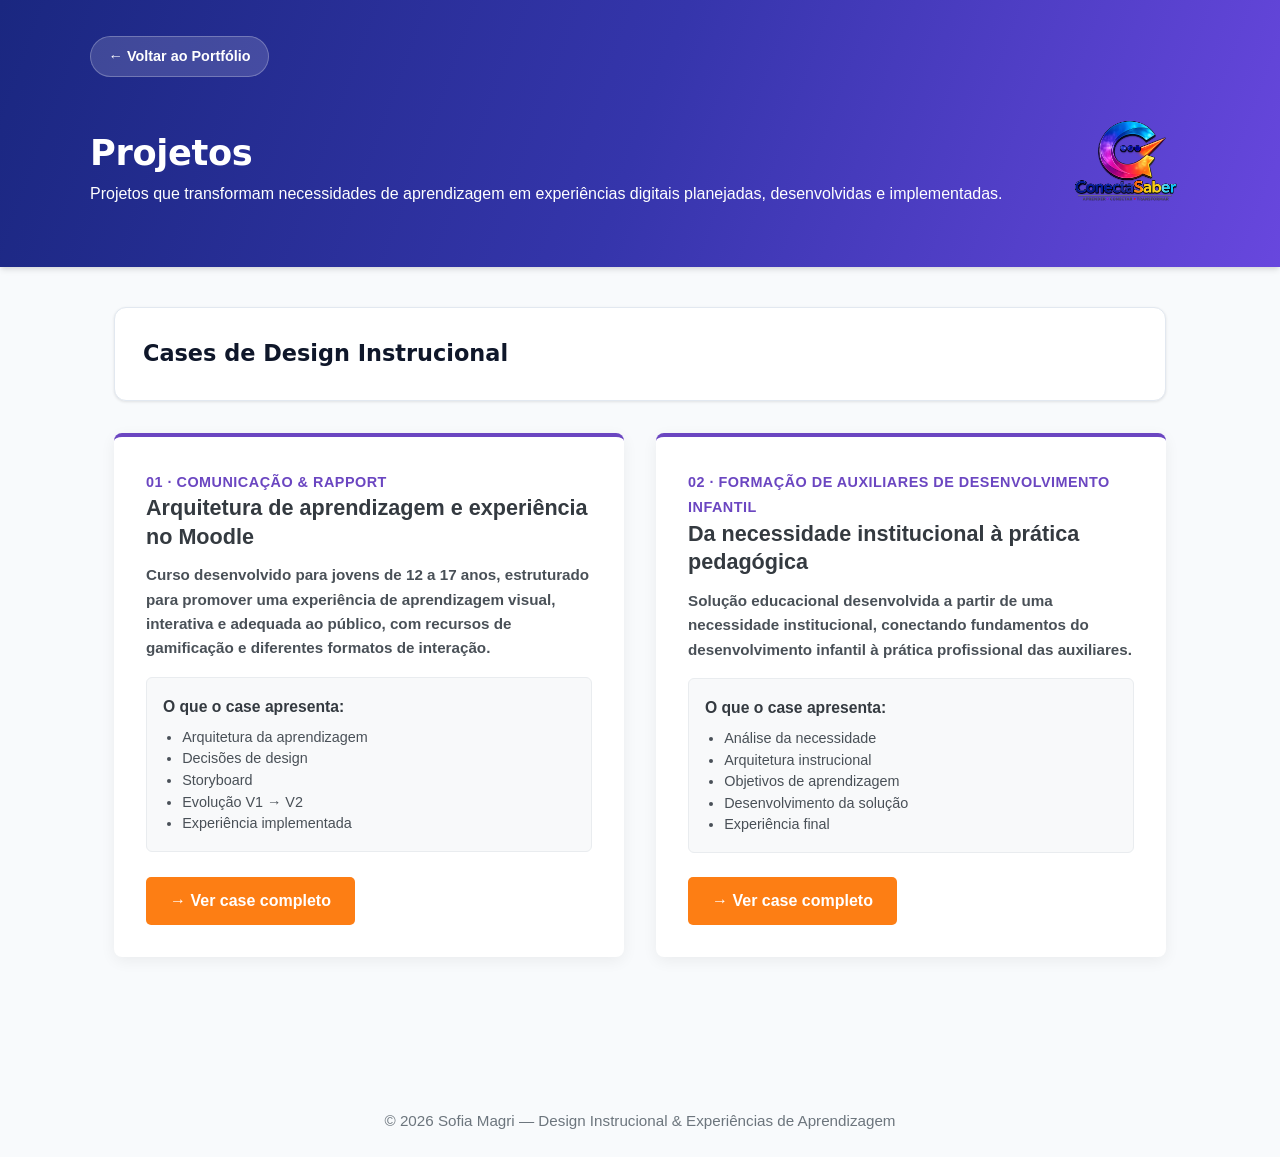
<file: projetos.html>
<!DOCTYPE html>
<html lang="pt-br">
<head>
    <meta charset="UTF-8">
    <meta name="viewport" content="width=device-width, initial-scale=1.0">
    <meta name="referrer" content="strict-origin-when-cross-origin">
    <link rel="stylesheet" href="style.css">
    <link rel="stylesheet" href="cursosesolucoes.css">
    <link rel="icon" href="Imagens/html.ico.ico" type="image/x-icon">
    <title>Projetos | Sofia Magri</title>
    <style>
        /* APLICAÇÃO DAS CORES DO HERO PRINCIPAL */
        :root {
            --header-bg: linear-gradient(110deg, #1a2780 0%, #3535ab 50%, #6847de 100%);
        }

        .header-projeto {
            background: var(--header-bg);
            color: #ffffff;
        }

        .nav-topo a {
            color: #ffffff;
        }

        .rodape {
            text-align: center;
            padding: 2.5rem 1rem 1.5rem 1rem;
            color: #6c757d;
            font-size: 0.95rem;
            width: 100%;
        }

        /* FIX: a logo do hero estava herdando o tamanho real da imagem.
           Regra específica desta página para igualar ao hero de certificacao.html */
        .header-projeto .logo-hero {
            display: flex;
            align-items: center;
            justify-content: center;
            flex-shrink: 0;
        }

        .header-projeto .logo-hero img {
            max-height: 130px;
            width: auto;
            height: auto;
            display: block;
            object-fit: contain;
        }

        /* Estilos específicos para a listagem de projetos */
        .grid-projetos {
            display: grid;
            grid-template-columns: repeat(auto-fit, minmax(320px, 1fr));
            gap: 2rem;
            margin-top: 2rem;
            margin-bottom: 3rem;
        }

        .card-projeto {
            background: #ffffff;
            border-radius: 8px;
            box-shadow: 0 4px 15px rgba(0,0,0,0.06);
            padding: 2rem;
            display: flex;
            flex-direction: column;
            justify-content: space-between;
            transition: transform 0.2s ease, box-shadow 0.2s ease;
            border-top: 4px solid #6b46c1; /* Roxo característico */
        }

        .card-projeto:hover {
            transform: translateY(-4px);
            box-shadow: 0 8px 25px rgba(0,0,0,0.1);
        }

        .card-projeto .numero-case {
            font-size: 0.9rem;
            font-weight: bold;
            color: #6b46c1;
            margin-bottom: 0.5rem;
            text-transform: uppercase;
            letter-spacing: 0.5px;
        }

        .card-projeto h3 {
            font-size: 1.35rem;
            color: #343a40;
            margin-bottom: 0.8rem;
            line-height: 1.3;
        }

        .card-projeto .subtitulo-case {
            font-size: 0.95rem;
            font-weight: 600;
            color: #495057;
            margin-bottom: 1rem;
        }

        .card-projeto p {
            color: #6c757d;
            font-size: 0.98rem;
            line-height: 1.6;
            margin-bottom: 1.5rem;
        }

        .lista-topicos-case {
            background-color: #f8f9fa;
            border-radius: 6px;
            padding: 1rem;
            margin-bottom: 1.5rem;
            font-size: 0.9rem;
            color: #495057;
            border: 1px solid #e9ecef;
        }

        .lista-topicos-case p {
            font-weight: bold;
            margin-bottom: 0.5rem;
            color: #343a40;
        }

        .lista-topicos-case ul {
            padding-left: 1.2rem;
            margin: 0;
            line-height: 1.5;
        }

        .link-case-completo {
            display: inline-block;
            background-color: #fd7e14; /* Laranja da CTA */
            color: #ffffff;
            padding: 0.7rem 1.5rem;
            border-radius: 5px;
            text-decoration: none;
            font-weight: bold;
            text-align: center;
            transition: background-color 0.2s ease, transform 0.2s ease;
        }

        .link-case-completo:hover {
            background-color: #e66c0d;
            transform: translateY(-2px);
        }

        .subtitulo-intro {
            font-size: 1.15rem;
            color: #495057;
            max-width: 850px;
            line-height: 1.6;
            margin-top: 0.5rem;
            margin-bottom: 2.5rem;
        }
    </style>
</head>
<body>

    <!-- HERO IDÊNTICO AO DE CERTIFICAÇÕES -->
    <header class="header-projeto">
        <div class="header-inner">
            <div class="nav-topo">
                <a href="index.html">← Voltar ao Portfólio</a>
            </div>
            <div class="header-conteudo">
                <div class="texto-hero">
                    <h1>Projetos</h1>
                    <p>Projetos que transformam necessidades de aprendizagem em experiências digitais planejadas, desenvolvidas e implementadas.</p>
                </div>
                <div class="logo-hero">
                    <img src="Imagens/ChatGPT Image 27_07_2026, 09_59_44.png" alt="Logo ConectaSaber">
                </div>
            </div>
        </div>
    </header>

    <main class="container-principal">

        <!-- INTRODUÇÃO & OBJETIVO GERAL -->
        <section class="secao-intro">
            <h2>Cases de Design Instrucional</h2>
        </section>

        <!-- GRADE DE PROJETOS / CASES -->
        <div class="grid-projetos">

            <!-- CASE 01 -->
            <article class="card-projeto">
                <div>
                    <span class="numero-case">01 · Comunicação & Rapport</span>
                    <h3>Arquitetura de aprendizagem e experiência no Moodle</h3>
                    <p class="subtitulo-case">Curso desenvolvido para jovens de 12 a 17 anos, estruturado para promover uma experiência de aprendizagem visual, interativa e adequada ao público, com recursos de gamificação e diferentes formatos de interação.</p>
                    
                    <div class="lista-topicos-case">
                        <p>O que o case apresenta:</p>
                        <ul>
                            <li>Arquitetura da aprendizagem</li>
                            <li>Decisões de design</li>
                            <li>Storyboard</li>
                            <li>Evolução V1 → V2</li>
                            <li>Experiência implementada</li>
                        </ul>
                    </div>
                </div>
                <div>
                    <a href="cursosesolucoes.html" class="link-case-completo">→ Ver case completo</a>
                </div>
            </article>

            <!-- CASE 02 -->
            <article class="card-projeto">
                <div>
                    <span class="numero-case">02 · Formação de Auxiliares de Desenvolvimento Infantil</span>
                    <h3>Da necessidade institucional à prática pedagógica</h3>
                    <p class="subtitulo-case">Solução educacional desenvolvida a partir de uma necessidade institucional, conectando fundamentos do desenvolvimento infantil à prática profissional das auxiliares.</p>
                    
                    <div class="lista-topicos-case">
                        <p>O que o case apresenta:</p>
                        <ul>
                            <li>Análise da necessidade</li>
                            <li>Arquitetura instrucional</li>
                            <li>Objetivos de aprendizagem</li>
                            <li>Desenvolvimento da solução</li>
                            <li>Experiência final</li>
                        </ul>
                    </div>
                </div>
                <div>
                    <a href="solucoesauxiliar.html" class="link-case-completo">→ Ver case completo</a>
                </div>
            </article>

        </div>

    </main>

    <footer class="rodape">
        <p>© 2026 Sofia Magri —
        Design Instrucional &amp;
        Experiências de Aprendizagem</p>
    </footer>

</body>
</html>
</file>
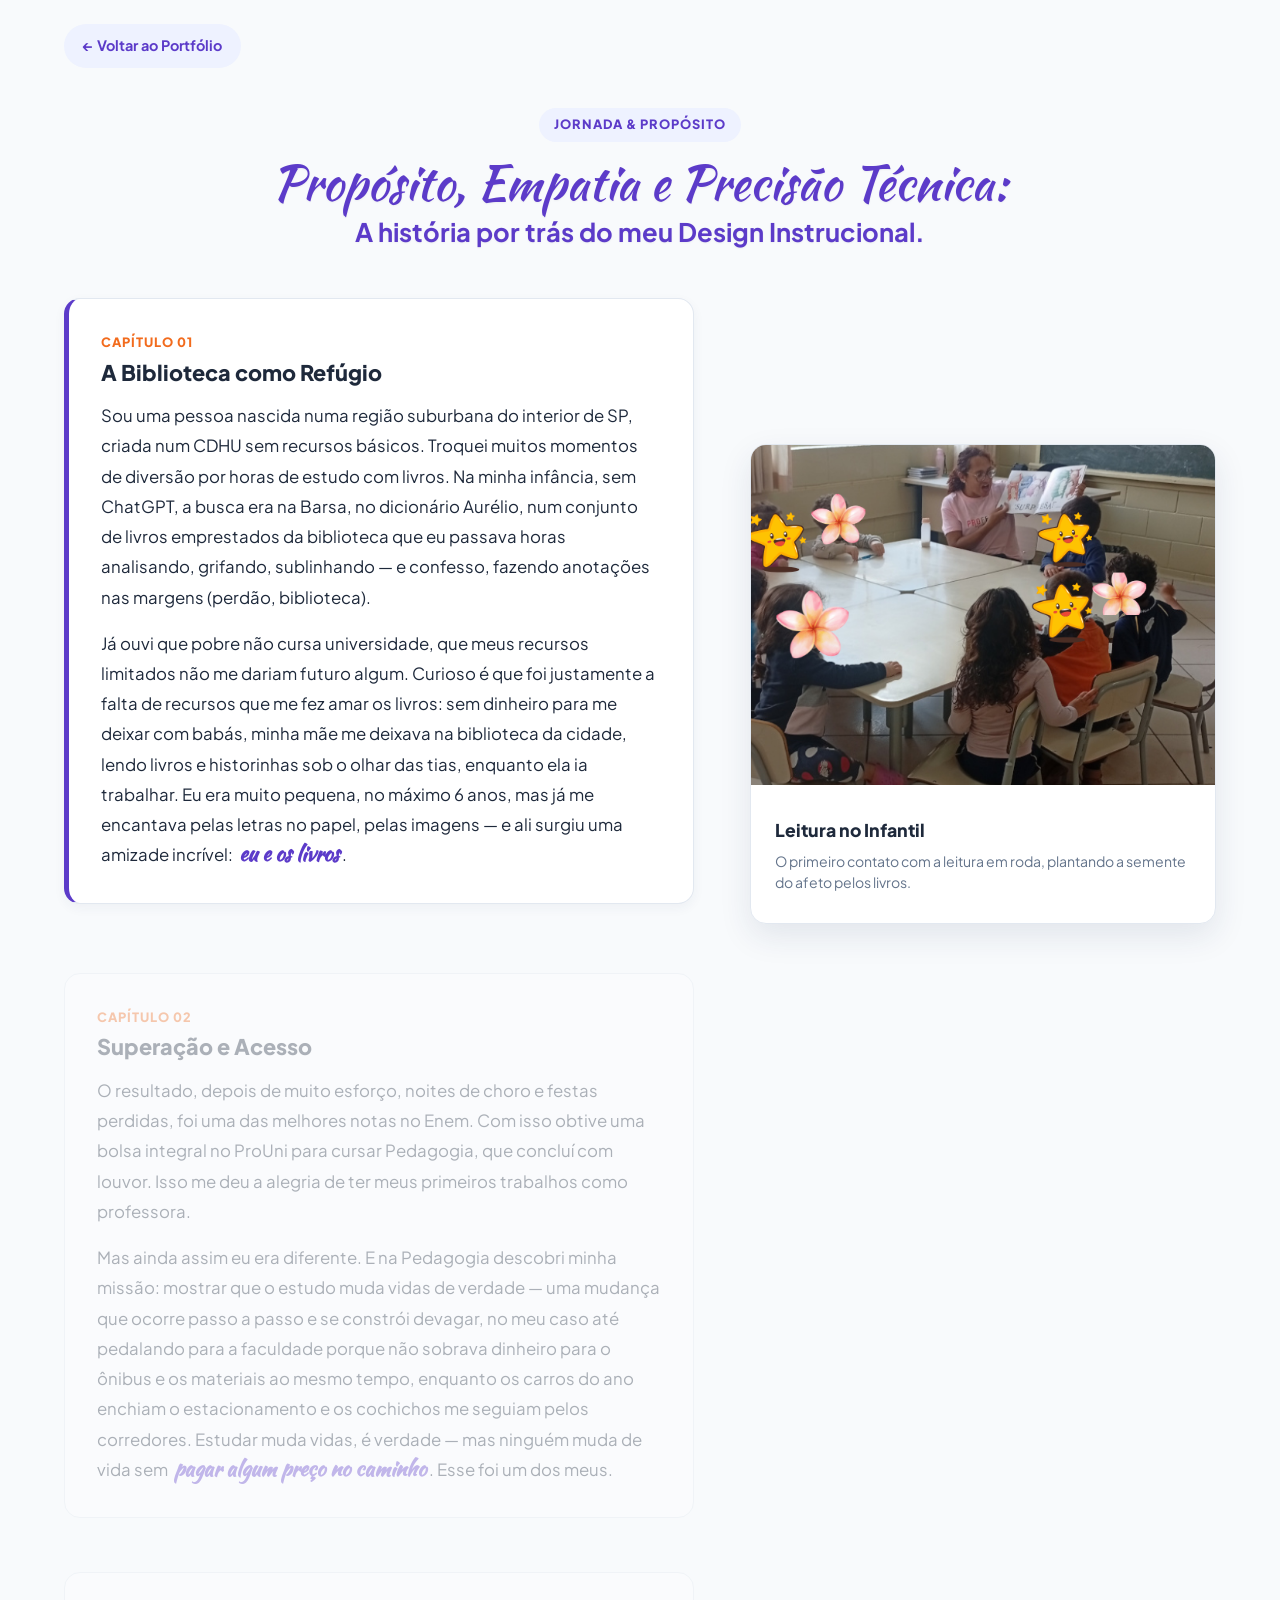
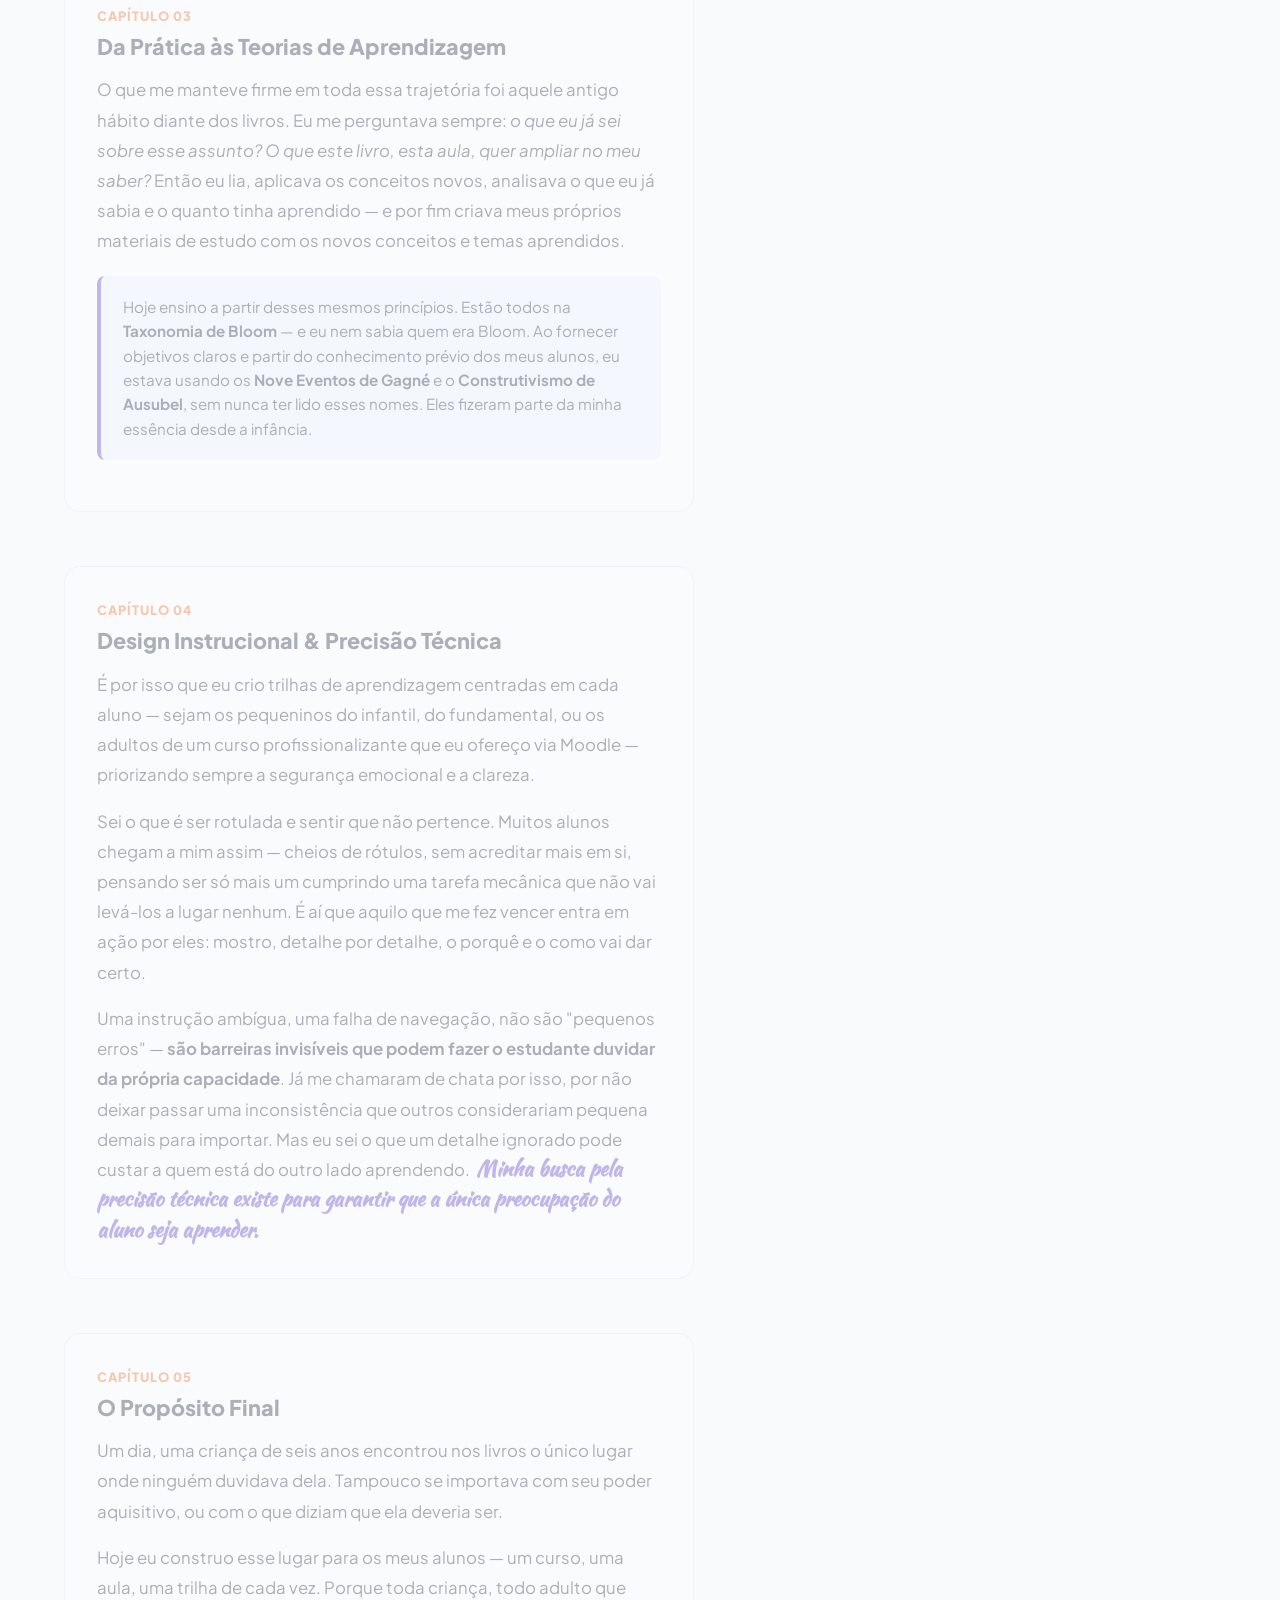
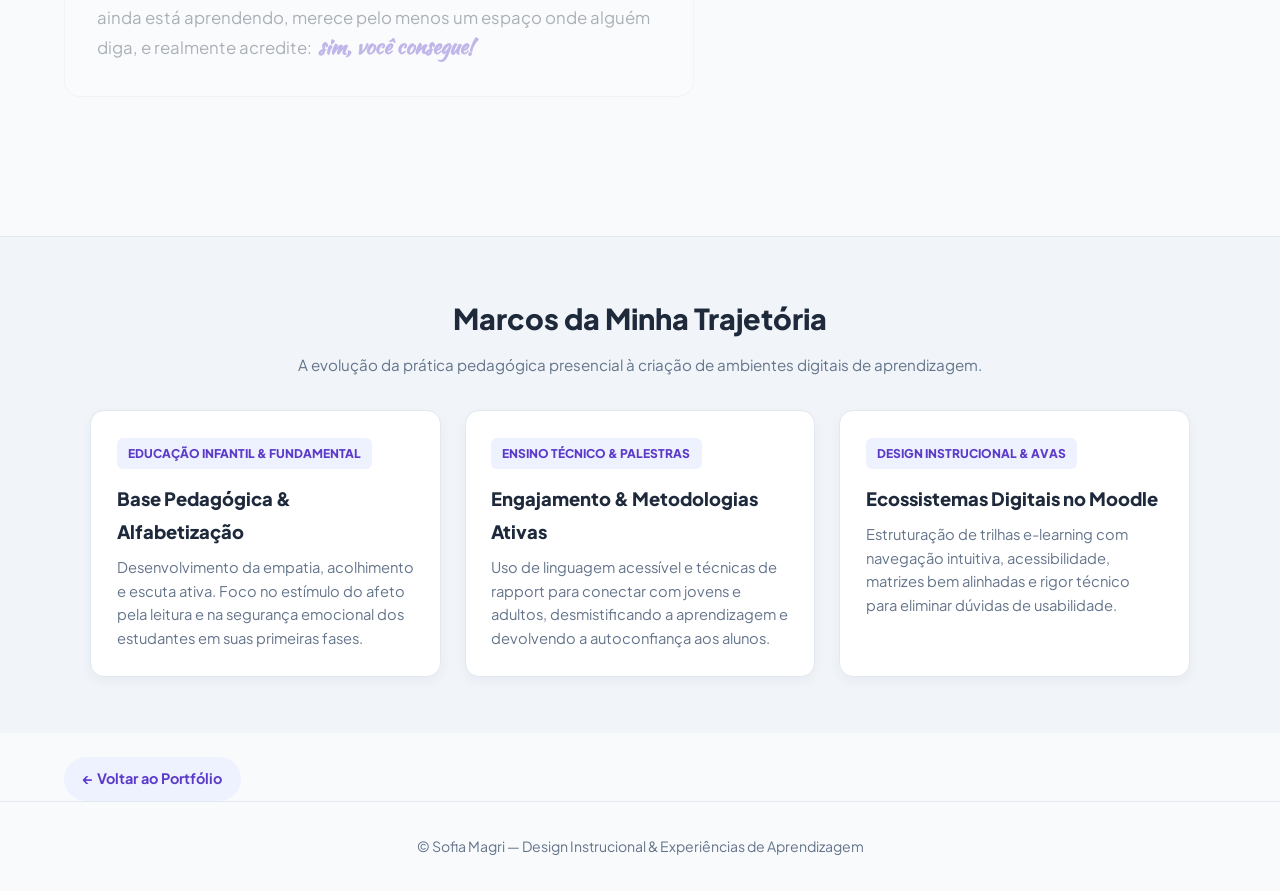
<file: sobremim.html>
<!DOCTYPE html>
<html lang="pt-BR">
<head>
  <meta charset="UTF-8">
  <meta name="viewport" content="width=device-width, initial-scale=1.0">
  <title>Sobre Mim — Sofia Magri | Design Instrucional</title>
  <link rel="shortcut icon" href="Imagens/html.ico.ico" type="image/x-icon">
  
  <!-- Fontes Google -->
  <link rel="preconnect" href="https://fonts.googleapis.com">
  <link rel="preconnect" href="https://fonts.gstatic.com" crossorigin>
  <link href="https://fonts.googleapis.com/css2?family=Kaushan+Script&family=Plus+Jakarta+Sans:wght@400;500;600;700;800&display=swap" rel="stylesheet">

  <style>
    :root {
      --header-bg: linear-gradient(110deg, #1a2780 0%, #3535ab 50%, #6847de 100%);
      --body-bg: #f8fafc;
      --card-bg: #ffffff;
      --primary-purple: #5c3bc9;
      --primary-purple-light: #eef2ff;
      --accent-orange: #f26b1d;
      --text-dark: #1e293b;
      --text-muted: #64748b;
      --border-color: #e2e8f0;
      --font-title: 'Kaushan Script', cursive;
      --font-main: 'Plus Jakarta Sans', sans-serif;
      --shadow-sm: 0 4px 12px rgba(30, 50, 89, 0.05);
      --shadow-lg: 0 12px 32px rgba(30, 50, 89, 0.1);
    }

    * { box-sizing: border-box; margin: 0; padding: 0; }

    body {
      background-color: var(--body-bg);
      color: var(--text-dark);
      font-family: var(--font-main);
      line-height: 1.8;
      font-size: 1.05rem;
      overflow-x: hidden;
    }

    .progress-bar {
      position: fixed; top: 0; left: 0; height: 4px;
      background: linear-gradient(90deg, var(--primary-purple), var(--accent-orange));
      width: 0%; z-index: 1000; transition: width 0.1s ease-out;
    }

    .top-nav {
      max-width: 1200px; margin: 0 auto;
      padding: 1.5rem 1.5rem 0 1.5rem;
      display: flex; align-items: center;
    }

    /* Estilo reutilizado para o botão inferior */
    .bottom-nav {
      max-width: 1200px; margin: 0 auto;
      padding: 1.5rem 1.5rem 0 1.5rem;
      display: flex; align-items: center;
    }

    .btn-back {
      display: inline-flex; align-items: center; gap: 0.5rem;
      text-decoration: none; color: var(--primary-purple);
      background: var(--primary-purple-light);
      padding: 0.55rem 1.2rem; border-radius: 30px;
      font-weight: 700; font-size: 0.9rem; transition: all 0.2s ease;
    }

    .btn-back:hover {
      background: var(--primary-purple); color: #ffffff;
      transform: translateX(-3px);
    }

    .hero {
      max-width: 900px; margin: 0 auto;
      padding: 2.5rem 1.5rem 1.5rem 1.5rem; text-align: center;
    }

    .hero-tag {
      font-size: 0.8rem; text-transform: uppercase; letter-spacing: 0.08em;
      color: var(--primary-purple); background: var(--primary-purple-light);
      font-weight: 800; padding: 0.35rem 0.9rem; border-radius: 20px;
      display: inline-block; margin-bottom: 0.8rem;
    }

    .hero h1 {
      font-size: clamp(2rem, 4vw, 2.8rem);
      font-weight: 400; line-height: 1.2;
      color: var(--primary-purple);
      text-shadow: 0 1px 2px rgba(0,0,0,0.05);
    }

    /* Estilos do Título Principal Dividido */
    .hero-title-cursive {
      font-family: var(--font-title);
      font-size: clamp(2.2rem, 4.5vw, 3rem);
      color: var(--primary-purple);
      display: block;
      margin-bottom: 0.2rem;
    }

    .hero-title-main {
      font-family: var(--font-main);
      font-size: clamp(1.2rem, 2.5vw, 1.6rem);
      font-weight: 700;
      color: var(--primary-purple);
      display: block;
      line-height: 1.35;
    }

    .scrolly-container {
      max-width: 1200px; margin: 0 auto;
      padding: 1.5rem 1.5rem 3rem 1.5rem;
      display: grid; grid-template-columns: 1fr; gap: 2rem;
    }

    @media (min-width: 900px) {
      .scrolly-container { grid-template-columns: 1.15fr 0.85fr; gap: 3.5rem; }
    }

    .story-column {
      display: flex; flex-direction: column;
      gap: 6vh; padding-bottom: 10vh;
    }

    .step {
      opacity: 0.35; transform: translateY(15px);
      transition: all 0.4s ease; background: var(--card-bg);
      padding: 2rem; border-radius: 16px; border: 1px solid var(--border-color);
    }

    .step.active-step {
      opacity: 1; transform: translateY(0);
      box-shadow: var(--shadow-sm);
      border-left: 5px solid var(--primary-purple);
    }

    .chapter-num {
      font-size: 0.8rem; font-weight: 800; color: var(--accent-orange);
      text-transform: uppercase; letter-spacing: 0.08em; margin-bottom: 0.3rem;
    }

    .step h2 {
      font-size: 1.35rem; font-weight: 800; color: var(--text-dark);
      margin-bottom: 0.9rem; line-height: 1.3;
    }

    .step p { margin-bottom: 1rem; color: var(--text-dark); }
    .step p:last-child { margin-bottom: 0; }

    .destaque-cursivo {
      font-family: var(--font-title); color: var(--primary-purple);
      font-weight: 700; font-size: 1.25em; line-height: 1.3; padding: 0 0.15em;
    }

    .theory-callout {
      background: var(--primary-purple-light);
      border-left: 4px solid var(--primary-purple);
      padding: 1.2rem 1.4rem; border-radius: 8px; margin: 1.2rem 0;
    }

    .theory-callout p {
      font-size: 0.95rem; color: var(--text-dark); margin: 0; line-height: 1.6;
    }

    .sticky-panel { position: relative; }

    @media (min-width: 900px) {
      .sticky-panel {
        position: sticky; top: 4rem;
        height: calc(100vh - 8rem);
        display: flex; align-items: center; justify-content: center;
      }
    }

    .media-card {
      width: 100%; min-height: 480px; background: var(--card-bg);
      border: 1px solid var(--border-color); border-radius: 16px;
      box-shadow: var(--shadow-lg); display: flex; flex-direction: column;
      overflow: hidden; position: absolute; opacity: 0;
      transform: translateY(20px) scale(0.96);
      transition: all 0.5s cubic-bezier(0.16, 1, 0.3, 1);
      pointer-events: none;
    }

    .media-card.active {
      opacity: 1; transform: translateY(0) scale(1); pointer-events: auto;
    }

    .media-container {
      width: 100%; height: 340px;
      background: linear-gradient(135deg, #1a2780, #5c3bc9);
      display: flex; align-items: center; justify-content: center;
      color: #ffffff; position: relative;
    }

    .media-container img { width: 100%; height: 100%; object-fit: cover; }

    .media-info {
      padding: 1.3rem 1.5rem; flex-grow: 1;
      display: flex; flex-direction: column; justify-content: center;
    }

    .media-info h3 {
      font-size: 1.1rem; font-weight: 800; color: var(--text-dark); margin-bottom: 0.3rem;
    }

    .media-info p { font-size: 0.88rem; color: var(--text-muted); line-height: 1.5; }

    .showcase-section {
      background: #f1f5f9; padding: 3.5rem 1.5rem;
      margin-top: 1rem; border-top: 1px solid var(--border-color);
    }

    .showcase-container { max-width: 1100px; margin: 0 auto; }

    .section-header { text-align: center; margin-bottom: 2rem; }

    .section-header h2 {
      font-size: 1.8rem; font-weight: 800; color: var(--text-dark); margin-bottom: 0.4rem;
    }

    .section-header p { color: var(--text-muted); font-size: 0.95rem; }

    .grid-projects {
      display: grid; grid-template-columns: repeat(auto-fit, minmax(290px, 1fr)); gap: 1.5rem;
    }

    .project-card {
      background: var(--card-bg); border-radius: 14px; padding: 1.6rem;
      border: 1px solid var(--border-color); box-shadow: var(--shadow-sm);
      transition: transform 0.25s ease;
    }

    .project-card:hover { transform: translateY(-3px); }

    .project-badge {
      font-size: 0.75rem; font-weight: 800; text-transform: uppercase;
      color: var(--primary-purple); background: var(--primary-purple-light);
      padding: 0.3rem 0.7rem; border-radius: 6px; display: inline-block; margin-bottom: 0.8rem;
    }

    .project-card h3 {
      font-size: 1.15rem; font-weight: 800; color: var(--text-dark); margin-bottom: 0.5rem;
    }

    .project-card p { font-size: 0.92rem; color: var(--text-muted); line-height: 1.6; }

    footer {
      text-align: center; padding: 2rem 1rem;
      font-size: 0.88rem; color: var(--text-muted);
      border-top: 1px solid var(--border-color);
    }

    /* =========================================
       CORREÇÃO PARA DISPOSITIVOS MÓVEIS
       ========================================= */
    @media (max-width: 899px) {
      .scrolly-container {
        display: flex;
        flex-direction: column;
        gap: 0;
      }
      
      /* O 'display: contents' faz com que esses containers deixem de agir como caixas, 
         transformando os textos (.step) e imagens (.media-card) em filhos diretos do container principal */
      .story-column, .sticky-panel {
        display: contents;
      }
      
      .step {
        margin-bottom: 1.5rem;
      }
      
      /* Cancela o position absolute e força a exibição das imagens no fluxo normal da página */
      .media-card {
        position: relative !important;
        opacity: 1 !important;
        transform: none !important;
        pointer-events: auto !important;
        min-height: auto;
        margin-bottom: 4rem; /* Espaçamento antes do próximo capítulo */
      }
      
      /* Intercalando a ordem visual: Texto > Imagem > Texto > Imagem... */
      .step[data-step="1"] { order: 1; }
      .media-card[data-panel="1"] { order: 2; }
      
      .step[data-step="2"] { order: 3; }
      .media-card[data-panel="2"] { order: 4; }
      
      .step[data-step="3"] { order: 5; }
      .media-card[data-panel="3"] { order: 6; }
      
      .step[data-step="4"] { order: 7; }
      .media-card[data-panel="4"] { order: 8; }
      
      .step[data-step="5"] { order: 9; }
      .media-card[data-panel="5"] { order: 10; }
    }
  </style>
</head>
<body>

  <div class="progress-bar" id="progressBar"></div>

  <nav class="top-nav">
    <a href="index.html" class="btn-back">← Voltar ao Portfólio</a>
  </nav>

  <header class="hero">
    <span class="hero-tag">Jornada & Propósito</span>
    <h1>
      <span class="hero-title-cursive">Propósito, Empatia e Precisão Técnica:</span>
      <span class="hero-title-main">A história por trás do meu Design Instrucional.</span>
    </h1>
  </header>

  <main class="scrolly-container">
    
    <div class="story-column">
      
      <article class="step active-step" data-step="1">
        <div class="chapter-num">Capítulo 01</div>
        <h2>A Biblioteca como Refúgio</h2>
        <p>
          Sou uma pessoa nascida numa região suburbana do interior de SP, criada num CDHU sem recursos básicos. Troquei muitos momentos de diversão por horas de estudo com livros. Na minha infância, sem ChatGPT, a busca era na Barsa, no dicionário Aurélio, num conjunto de livros emprestados da biblioteca que eu passava horas analisando, grifando, sublinhando — e confesso, fazendo anotações nas margens (perdão, biblioteca).
        </p>
        <p>
          Já ouvi que pobre não cursa universidade, que meus recursos limitados não me dariam futuro algum. Curioso é que foi justamente a falta de recursos que me fez amar os livros: sem dinheiro para me deixar com babás, minha mãe me deixava na biblioteca da cidade, lendo livros e historinhas sob o olhar das tias, enquanto ela ia trabalhar. Eu era muito pequena, no máximo 6 anos, mas já me encantava pelas letras no papel, pelas imagens — e ali surgiu uma amizade incrível: <span class="destaque-cursivo">eu e os livros</span>.
        </p>
      </article>

      <article class="step" data-step="2">
        <div class="chapter-num">Capítulo 02</div>
        <h2>Superação e Acesso</h2>
        <p>
          O resultado, depois de muito esforço, noites de choro e festas perdidas, foi uma das melhores notas no Enem. Com isso obtive uma bolsa integral no ProUni para cursar Pedagogia, que concluí com louvor. Isso me deu a alegria de ter meus primeiros trabalhos como professora.
        </p>
        <p>
          Mas ainda assim eu era diferente. E na Pedagogia descobri minha missão: mostrar que o estudo muda vidas de verdade — uma mudança que ocorre passo a passo e se constrói devagar, no meu caso até pedalando para a faculdade porque não sobrava dinheiro para o ônibus e os materiais ao mesmo tempo, enquanto os carros do ano enchiam o estacionamento e os cochichos me seguiam pelos corredores. Estudar muda vidas, é verdade — mas ninguém muda de vida sem <span class="destaque-cursivo">pagar algum preço no caminho</span>. Esse foi um dos meus.
        </p>
      </article>

      <article class="step" data-step="3">
        <div class="chapter-num">Capítulo 03</div>
        <h2>Da Prática às Teorias de Aprendizagem</h2>
        <p>
          O que me manteve firme em toda essa trajetória foi aquele antigo hábito diante dos livros. Eu me perguntava sempre: <em>o que eu já sei sobre esse assunto? O que este livro, esta aula, quer ampliar no meu saber?</em> Então eu lia, aplicava os conceitos novos, analisava o que eu já sabia e o quanto tinha aprendido — e por fim criava meus próprios materiais de estudo com os novos conceitos e temas aprendidos.
        </p>
        
        <div class="theory-callout">
          <p>
            Hoje ensino a partir desses mesmos princípios. Estão todos na <strong>Taxonomia de Bloom</strong> — e eu nem sabia quem era Bloom. Ao fornecer objetivos claros e partir do conhecimento prévio dos meus alunos, eu estava usando os <strong>Nove Eventos de Gagné</strong> e o <strong>Construtivismo de Ausubel</strong>, sem nunca ter lido esses nomes. Eles fizeram parte da minha essência desde a infância.
          </p>
        </div>
      </article>

      <article class="step" data-step="4">
        <div class="chapter-num">Capítulo 04</div>
        <h2>Design Instrucional & Precisão Técnica</h2>
        <p>
          É por isso que eu crio trilhas de aprendizagem centradas em cada aluno — sejam os pequeninos do infantil, do fundamental, ou os adultos de um curso profissionalizante que eu ofereço via Moodle — priorizando sempre a segurança emocional e a clareza.
        </p>
        <p>
          Sei o que é ser rotulada e sentir que não pertence. Muitos alunos chegam a mim assim — cheios de rótulos, sem acreditar mais em si, pensando ser só mais um cumprindo uma tarefa mecânica que não vai levá-los a lugar nenhum. É aí que aquilo que me fez vencer entra em ação por eles: mostro, detalhe por detalhe, o porquê e o como vai dar certo. 
        </p>
        <p>
          Uma instrução ambígua, uma falha de navegação, não são "pequenos erros" — <b> são barreiras invisíveis que podem fazer o estudante duvidar da própria capacidade</b>. Já me chamaram de chata por isso, por não deixar passar uma inconsistência que outros considerariam pequena demais para importar. Mas eu sei o que um detalhe ignorado pode custar a quem está do outro lado aprendendo. <span class="destaque-cursivo">Minha busca pela precisão técnica existe para garantir que a única preocupação do aluno seja aprender.</span>
        </p>
      </article>

      <article class="step" data-step="5">
        <div class="chapter-num">Capítulo 05</div>
        <h2>O Propósito Final</h2>
        <p>
          Um dia, uma criança de seis anos encontrou nos livros o único lugar onde ninguém duvidava dela. Tampouco se importava com seu poder aquisitivo, ou com o que diziam que ela deveria ser. 
        </p>
        <p>
          Hoje eu construo esse lugar para os meus alunos — um curso, uma aula, uma trilha de cada vez. Porque toda criança, todo adulto que ainda está aprendendo, merece pelo menos um espaço onde alguém diga, e realmente acredite: <span class="destaque-cursivo">sim, você consegue!</span>
        </p>
      </article>

    </div>

    <div class="sticky-panel">
      
      <div class="media-card card-1 active" data-panel="1">
        <div class="media-container">
          <img src="midias/leitura_no_infantil.png" alt="Sofia lendo uma história para crianças da Educação Infantil">
        </div>
        <div class="media-info">
          <h3>Leitura no Infantil</h3>
          <p>O primeiro contato com a leitura em roda, plantando a semente do afeto pelos livros.</p>
        </div>
      </div>

      <div class="media-card card-2" data-panel="2">
        <div class="media-container">
          <img src="midias/1_ano.png" alt="Sofia com alunos do 1º ano do Ensino Fundamental">
        </div>
        <div class="media-info">
          <h3>1º Ano do Fundamental</h3>
          <p>Os primeiros passos da alfabetização, onde cada letra vira descoberta.</p>
        </div>
      </div>

      <div class="media-card card-3" data-panel="3">
        <div class="media-container">
          <img src="midias/fundamental_5_ano.png" alt="Sofia com alunos do 5º ano do Ensino Fundamental">
        </div>
        <div class="media-info">
          <h3>5º Ano do Fundamental</h3>
          <p>Fechando um ciclo, preparando os alunos para os desafios do próximo.</p>
        </div>
      </div>

      <div class="media-card card-4" data-panel="4">
        <div class="media-container">
          <img src="midias/palestra_sama.png" alt="Sofia ministrando palestra de Comunicação e Rapport na SAMA">
        </div>
        <div class="media-info">
          <h3>Palestra de Rapport na SAMA</h3>
          <p>Levando comunicação e conexão para além da sala de aula, com jovens e adultos.</p>
        </div>
      </div>

      <div class="media-card card-5" data-panel="5">
        <div class="media-container">
          <img src="midias/unifei_sofia.jpeg" alt="Sofia como pós-graduanda em Design Instrucional pela Unifei">
        </div>
        <div class="media-info">
          <h3>Pós-Graduanda na Unifei</h3>
          <p>Hoje, unindo prática e teoria como Designer Instrucional em formação numa das melhores universidades federais do país (2026-2027).</p>
        </div>
      </div>

    </div>

  </main>

  <section class="showcase-section">
    <div class="showcase-container">
      <div class="section-header">
        <h2>Marcos da Minha Trajetória</h2>
        <p>A evolução da prática pedagógica presencial à criação de ambientes digitais de aprendizagem.</p>
      </div>

      <div class="grid-projects">
        <div class="project-card">
          <span class="project-badge">Educação Infantil & Fundamental</span>
          <h3>Base Pedagógica & Alfabetização</h3>
          <p>Desenvolvimento da empatia, acolhimento e escuta ativa. Foco no estímulo do afeto pela leitura e na segurança emocional dos estudantes em suas primeiras fases.</p>
        </div>

        <div class="project-card">
          <span class="project-badge">Ensino Técnico & Palestras</span>
          <h3>Engajamento & Metodologias Ativas</h3>
          <p>Uso de linguagem acessível e técnicas de rapport para conectar com jovens e adultos, desmistificando a aprendizagem e devolvendo a autoconfiança aos alunos.</p>
        </div>

        <div class="project-card">
          <span class="project-badge">Design Instrucional & AVAs</span>
          <h3>Ecossistemas Digitais no Moodle</h3>
          <p>Estruturação de trilhas e-learning com navegação intuitiva, acessibilidade, matrizes bem alinhadas e rigor técnico para eliminar dúvidas de usabilidade.</p>
        </div>
      </div>
    </div>
  </section>

  <!-- Botão de Voltar para o Início no Final da Página -->
  <div class="bottom-nav">
    <a href="index.html" class="btn-back">← Voltar ao Portfólio</a>
  </div>

  <footer>
    <p>© Sofia Magri — Design Instrucional & Experiências de Aprendizagem</p>
  </footer>

  <script>
    window.addEventListener('scroll', () => {
      const winScroll = document.body.scrollTop || document.documentElement.scrollTop;
      const height = document.documentElement.scrollHeight - document.documentElement.clientHeight;
      const scrolled = (winScroll / height) * 100;
      document.getElementById('progressBar').style.width = scrolled + '%';
    });

    document.addEventListener('DOMContentLoaded', () => {
      const steps = document.querySelectorAll('.step');
      const panels = document.querySelectorAll('.media-card');

      const observerOptions = {
        root: null,
        rootMargin: '-25% 0px -25% 0px',
        threshold: 0.2
      };

      const observer = new IntersectionObserver((entries) => {
        entries.forEach(entry => {
          if (entry.isIntersecting) {
            steps.forEach(s => s.classList.remove('active-step'));
            entry.target.classList.add('active-step');

            const stepNumber = entry.target.getAttribute('data-step');

            panels.forEach(panel => {
              if (panel.getAttribute('data-panel') === stepNumber) {
                panel.classList.add('active');
              } else {
                panel.classList.remove('active');
              }
            });
          }
        });
      }, observerOptions);

      steps.forEach(step => observer.observe(step));
    });
  </script>
</body>
</html>
</file>
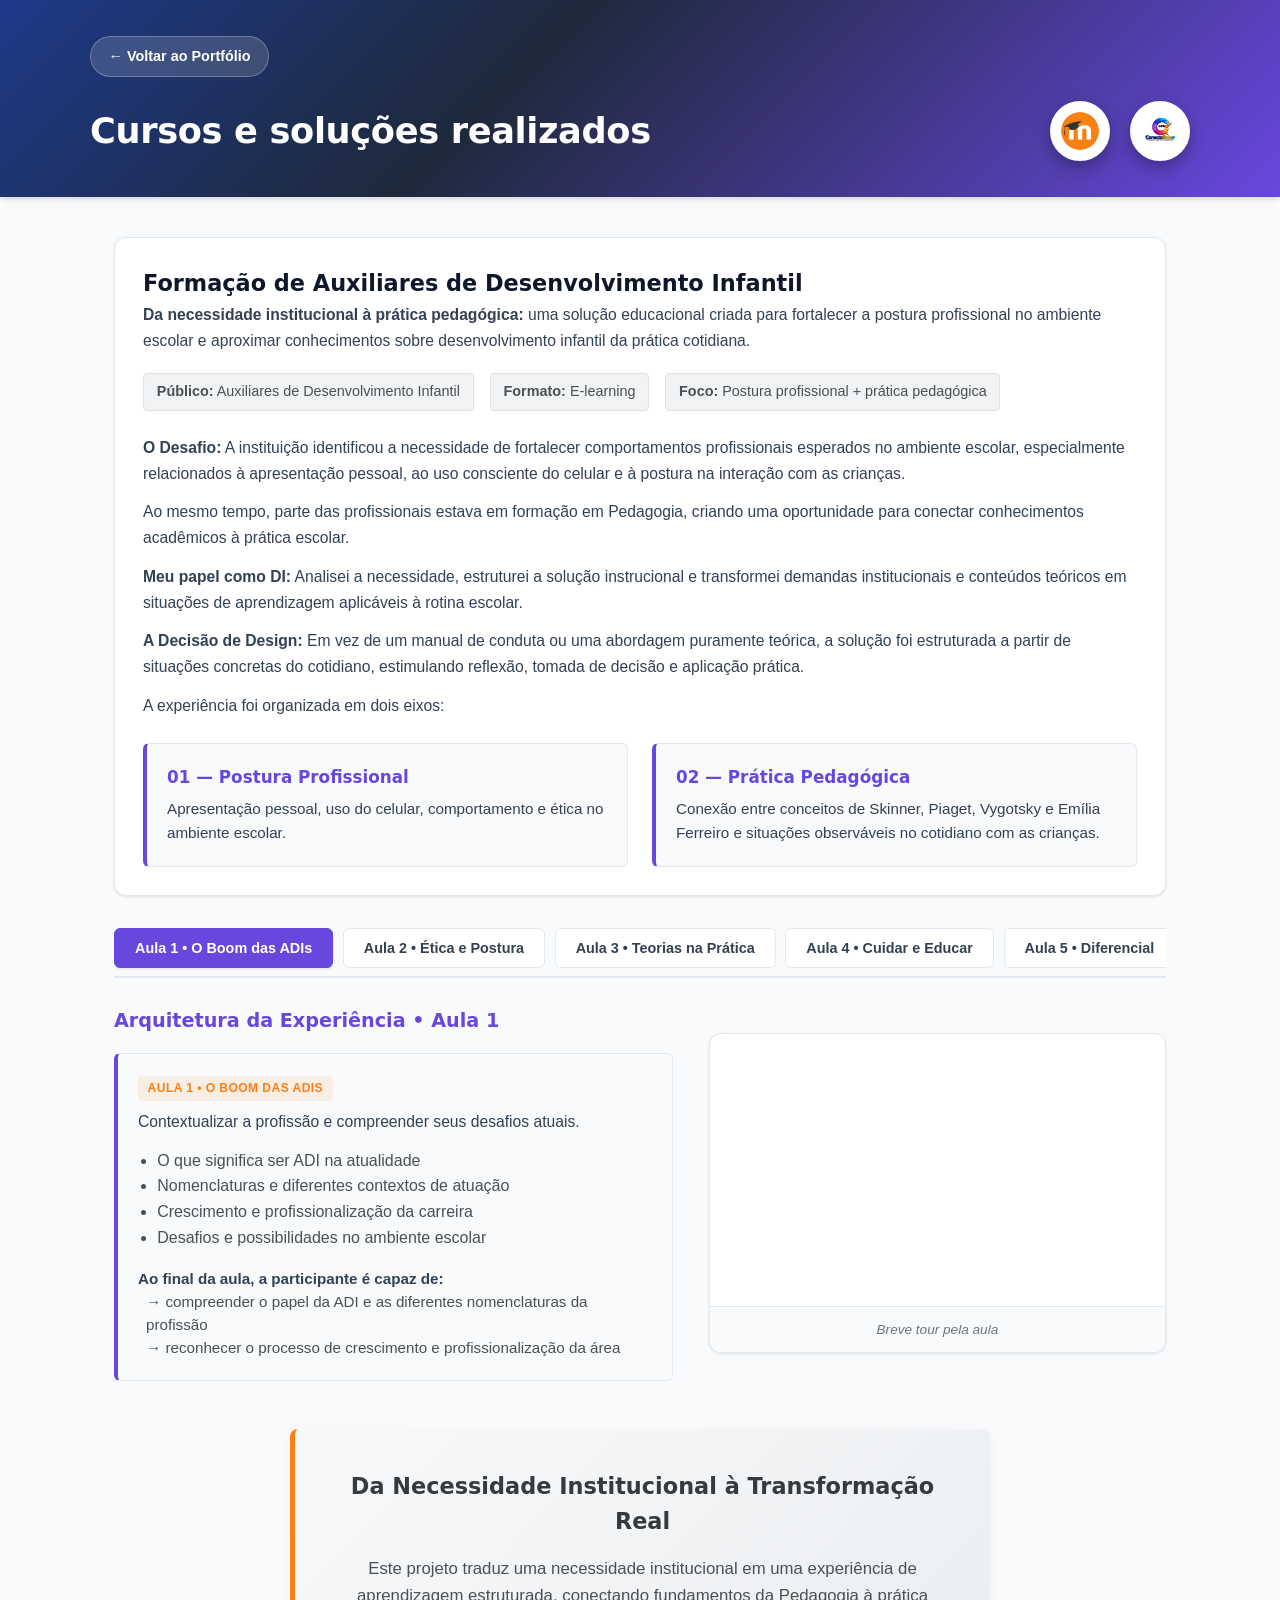
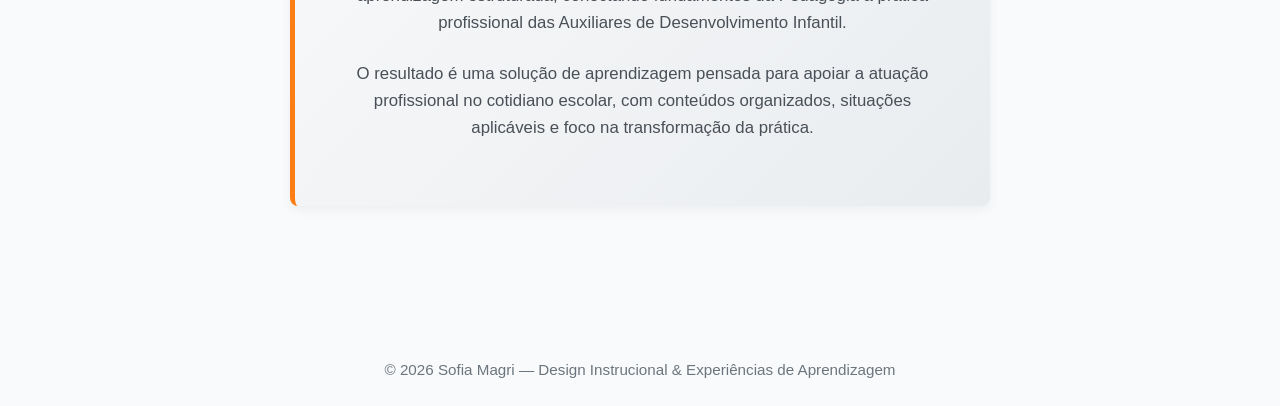
<file: solucoesauxiliar.html>
<!DOCTYPE html>
<html lang="pt-br">
<head>
    <meta charset="UTF-8">
    <meta name="viewport" content="width=device-width, initial-scale=1.0">
    <meta name="referrer" content="strict-origin-when-cross-origin">
    <link rel="stylesheet" href="style.css">
    <link rel="stylesheet" href="cursosesolucoes.css">
    <link rel="icon" href="Imagens/html.ico.ico" type="image/x-icon">
    <title>Formação de ADIs | Sofia Magri</title>
    <style>
        .rodape {
            text-align: center;
            padding: 2.5rem 1rem 1.5rem 1rem;
            color: #6c757d;
            font-size: 0.95rem;
            width: 100%;
        }

        .container-cta-unico {
            margin: 3rem auto;
            max-width: 700px;
        }

        .cta-valor-moodle {
            background: linear-gradient(135deg, #f8f9fa 0%, #e9ecef 100%);
            border-left: 5px solid #fd7e14;
            padding: 2.5rem;
            border-radius: 8px;
            box-shadow: 0 4px 12px rgba(0,0,0,0.05);
            text-align: center;
        }

        .cta-valor-moodle h3 {
            color: #343a40;
            margin-bottom: 1rem;
            font-size: 1.4rem;
        }

        .cta-valor-moodle p {
            color: #495057;
            font-size: 1.05rem;
            line-height: 1.6;
            margin-bottom: 1.5rem;
        }

        .btn-moodle-destaque {
            display: inline-block;
            background-color: #fd7e14;
            color: #ffffff;
            padding: 0.8rem 2rem;
            border-radius: 5px;
            text-decoration: none;
            font-weight: bold;
            transition: background-color 0.2s ease, transform 0.2s ease;
        }

        .btn-moodle-destaque:hover {
            background-color: #e66c0d;
            transform: translateY(-2px);
        }

        .badge-info-grupo {
            display: flex;
            gap: 1rem;
            flex-wrap: wrap;
            margin-top: 1.2rem;
            margin-bottom: 1.5rem;
        }

        .badge-info-item {
            background-color: #f1f3f5;
            padding: 0.4rem 0.8rem;
            border-radius: 4px;
            font-size: 0.9rem;
            color: #495057;
            border: 1px solid #dee2e6;
        }

        .sidebar-galeria iframe {
            width: 100%;
            max-width: 100%;
            height: auto;
            aspect-ratio: 16 / 9;
            border-radius: 6px;
        }

        .sidebar-galeria figcaption {
            text-align: center;
            font-size: 0.85rem;
            color: #6c757d;
            margin-top: 0.5rem;
        }
    </style>
</head>
<body>

    <!-- CABEÇALHO DO PROJETO -->
    <header class="header-projeto">
        <div class="header-inner">
            <nav class="nav-topo">
                <a href="index.html">← Voltar ao Portfólio</a>
            </nav>

            <div class="header-conteudo">
                <h1>Cursos e soluções realizados</h1>

                <!-- LOGOS EM DESTAQUE -->
                <div class="logos-integracao">
                    <img src="Imagens/moodle.png" alt="Logo Moodle" title="Integração Moodle">
                    <img src="Imagens/ChatGPT Image 27_07_2026, 09_59_44.png" alt="Logo Conecta saber" title="Conteúdo Interativo Genially">
                </div>
            </div>
        </div>
    </header>

    <main class="container-principal">

        <!-- INTRODUÇÃO & OBJETIVO GERAL -->
        <section class="secao-intro">
            <h2>Formação de Auxiliares de Desenvolvimento Infantil</h2>
            <p><strong>Da necessidade institucional à prática pedagógica:</strong> uma solução educacional criada para fortalecer a postura profissional no ambiente escolar e aproximar conhecimentos sobre desenvolvimento infantil da prática cotidiana.</p>
            
            <div class="badge-info-grupo">
                <span class="badge-info-item"><strong>Público:</strong> Auxiliares de Desenvolvimento Infantil</span>
                <span class="badge-info-item"><strong>Formato:</strong> E-learning</span>
                <span class="badge-info-item"><strong>Foco:</strong> Postura profissional + prática pedagógica</span>
            </div>

            <p><strong>O Desafio:</strong> A instituição identificou a necessidade de fortalecer comportamentos profissionais esperados no ambiente escolar, especialmente relacionados à apresentação pessoal, ao uso consciente do celular e à postura na interação com as crianças.</p>
            <p>Ao mesmo tempo, parte das profissionais estava em formação em Pedagogia, criando uma oportunidade para conectar conhecimentos acadêmicos à prática escolar.</p>
            
            <p><strong>Meu papel como DI:</strong> Analisei a necessidade, estruturei a solução instrucional e transformei demandas institucionais e conteúdos teóricos em situações de aprendizagem aplicáveis à rotina escolar.</p>

            <p><strong>A Decisão de Design:</strong> Em vez de um manual de conduta ou uma abordagem puramente teórica, a solução foi estruturada a partir de situações concretas do cotidiano, estimulando reflexão, tomada de decisão e aplicação prática.</p>
            <p>A experiência foi organizada em dois eixos:</p>

            <div style="display: grid; grid-template-columns: 1fr 1fr; gap: 1.5rem; margin-top: 1.5rem;">
                <div class="card-objetivo-geral" style="margin: 0;">
                    <h3>01 — Postura Profissional</h3>
                    <p>Apresentação pessoal, uso do celular, comportamento e ética no ambiente escolar.</p>
                </div>
                <div class="card-objetivo-geral" style="margin: 0;">
                    <h3>02 — Prática Pedagógica</h3>
                    <p>Conexão entre conceitos de Skinner, Piaget, Vygotsky e Emília Ferreiro e situações observáveis no cotidiano com as crianças.</p>
                </div>
            </div>
        </section>

        <!-- MENU DE NAVEGAÇÃO POR ABAS -->
        <div class="tabs-navegacao">
            <button class="tab-btn active" onclick="openTab(event, 'tab-aula1')">Aula 1 • O Boom das ADIs</button>
            <button class="tab-btn" onclick="openTab(event, 'tab-aula2')">Aula 2 • Ética e Postura</button>
            <button class="tab-btn" onclick="openTab(event, 'tab-aula3')">Aula 3 • Teorias na Prática</button>
            <button class="tab-btn" onclick="openTab(event, 'tab-aula4')">Aula 4 • Cuidar e Educar</button>
            <button class="tab-btn" onclick="openTab(event, 'tab-aula5')">Aula 5 • Diferencial</button>
        </div>

        <!-- ABA 1: AULA 1 -->
        <div id="tab-aula1" class="tab-pane active">
            <div class="grid-conteudo">
                <article class="conteudo-texto">
                    <h3>Arquitetura da Experiência • Aula 1</h3>
                    <div class="card-objetivo-modulo">
                        <span class="badge-modulo orange-badge">Aula 1 • O Boom das ADIs</span>
                        <p>Contextualizar a profissão e compreender seus desafios atuais.</p>
                        <ul style="margin-top: 0.8rem; padding-left: 1.2rem; color: #495057; line-height: 1.6;">
                            <li>O que significa ser ADI na atualidade</li>
                            <li>Nomenclaturas e diferentes contextos de atuação</li>
                            <li>Crescimento e profissionalização da carreira</li>
                            <li>Desafios e possibilidades no ambiente escolar</li>
                        </ul>
                        <p style="margin-top: 1rem; font-size: 0.95rem;"><strong>Ao final da aula, a participante é capaz de:</strong></p>
                        <ul style="list-style-type: none; padding-left: 0.5rem; color: #495057; line-height: 1.5; font-size: 0.95rem;">
                            <li>→ compreender o papel da ADI e as diferentes nomenclaturas da profissão</li>
                            <li>→ reconhecer o processo de crescimento e profissionalização da área</li>
                        </ul>
                    </div>
                </article>
                <aside class="sidebar-galeria">
                    <figure class="card-img">
                        <iframe width="560" height="315" src="https://www.youtube.com/embed/to_eIxZNzOE?si=GrlCVoM_awt2FV7t" title="YouTube video player" frameborder="0" allow="accelerometer; autoplay; clipboard-write; encrypted-media; gyroscope; picture-in-picture; web-share" referrerpolicy="strict-origin-when-cross-origin" allowfullscreen></iframe>
                        <figcaption>Breve tour pela aula</figcaption>
                    </figure>
                </aside>
            </div>
        </div>

        <!-- ABA 2: AULA 2 -->
        <div id="tab-aula2" class="tab-pane">
            <div class="grid-conteudo">
                <article class="conteudo-texto">
                    <h3>Arquitetura da Experiência • Aula 2</h3>
                    <div class="card-objetivo-modulo">
                        <span class="badge-modulo orange-badge">Aula 2 • Ética e Postura</span>
                        <p>Transformar orientações institucionais em atitudes profissionais.</p>
                        <ul style="margin-top: 0.8rem; padding-left: 1.2rem; color: #495057; line-height: 1.6;">
                            <li>Uso consciente do celular</li>
                            <li>Ética e comportamento</li>
                            <li>Postura profissional</li>
                            <li>Relações no ambiente escolar</li>
                        </ul>
                        <p style="margin-top: 1rem; font-size: 0.95rem;"><strong>Ao final da aula, a participante é capaz de:</strong></p>
                        <ul style="list-style-type: none; padding-left: 0.5rem; color: #495057; line-height: 1.5; font-size: 0.95rem;">
                            <li>→ adotar uma postura profissional no dia a dia</li>
                            <li>→ aplicar princípios éticos no trabalho</li>
                            <li>→ atuar como referência de conduta na escola</li>
                        </ul>
                    </div>
                </article>
                <aside class="sidebar-galeria">
                    <figure class="card-img">
                        <iframe width="560" height="315" src="https://www.youtube.com/embed/-Z2tqDydQw0?si=2udO0N0YKHCw53QT" title="YouTube video player" frameborder="0" allow="accelerometer; autoplay; clipboard-write; encrypted-media; gyroscope; picture-in-picture; web-share" referrerpolicy="strict-origin-when-cross-origin" allowfullscreen></iframe>
                        <figcaption>Breve tour pela aula</figcaption>
                    </figure>
                </aside>
            </div>
        </div>

        <!-- ABA 3: AULA 3 -->
        <div id="tab-aula3" class="tab-pane">
            <div class="grid-conteudo">
                <article class="conteudo-texto">
                    <h3>Arquitetura da Experiência • Aula 3</h3>
                    <div class="card-objetivo-modulo">
                        <span class="badge-modulo orange-badge">Aula 3 • Teorias na Prática</span>
                        <p>Conectar conhecimentos pedagógicos às situações reais vivenciadas com as crianças.</p>
                        <ul style="margin-top: 0.8rem; padding-left: 1.2rem; color: #495057; line-height: 1.6;">
                            <li>Teoria pedagógica na prática</li>
                            <li>Vygotsky</li>
                            <li>Piaget</li>
                            <li>Emília Ferreiro</li>
                        </ul>
                        <p style="margin-top: 1rem; font-size: 0.95rem;"><strong>Ao final da aula, a participante é capaz de:</strong></p>
                        <ul style="list-style-type: none; padding-left: 0.5rem; color: #495057; line-height: 1.5; font-size: 0.95rem;">
                            <li>→ relacionar teoria pedagógica às rotinas de cuidado e aprendizagem</li>
                            <li>→ transformar momentos cotidianos em oportunidades de desenvolvimento</li>
                            <li>→ atuar em parceria com a equipe docente na proposta pedagógica</li>
                        </ul>
                    </div>
                </article>
                <aside class="sidebar-galeria">
                    <figure class="card-img">
                        <iframe width="560" height="315" src="https://www.youtube.com/embed/VCvp3h8TSc8?si=JZN84B4KWxmPs5uM" title="YouTube video player" frameborder="0" allow="accelerometer; autoplay; clipboard-write; encrypted-media; gyroscope; picture-in-picture; web-share" referrerpolicy="strict-origin-when-cross-origin" allowfullscreen></iframe>
                        <figcaption>Breve tour pela aula</figcaption>
                    </figure>
                </aside>
            </div>
        </div>

        <!-- ABA 4: AULA 4 -->
        <div id="tab-aula4" class="tab-pane">
            <div class="grid-conteudo">
                <article class="conteudo-texto">
                    <h3>Arquitetura da Experiência • Aula 4</h3>
                    <div class="card-objetivo-modulo">
                        <span class="badge-modulo orange-badge">Aula 4 • Cuidar e Educar</span>
                        <p>Compreender o cuidado como parte integrante do processo educativo.</p>
                        <ul style="margin-top: 0.8rem; padding-left: 1.2rem; color: #495057; line-height: 1.6;">
                            <li>Relação entre cuidar e educar</li>
                            <li>Pedagogia integrada ao cuidado</li>
                            <li>Aplicação prática</li>
                        </ul>
                        <p style="margin-top: 1rem; font-size: 0.95rem;"><strong>Ao final da aula, a participante é capaz de:</strong></p>
                        <ul style="list-style-type: none; padding-left: 0.5rem; color: #495057; line-height: 1.5; font-size: 0.95rem;">
                            <li>→ explicar a relação entre cuidar e educar no ambiente escolar</li>
                            <li>→ diferenciar práticas assistencialistas de práticas pedagógicas integradas ao cuidado</li>
                            <li>→ planejar intervenções que integrem cuidado e aprendizagem</li>
                        </ul>
                    </div>
                </article>
                <aside class="sidebar-galeria">
                    <figure class="card-img">
                        <iframe width="560" height="315" src="https://www.youtube.com/embed/iSz-oZt76sA?si=R4v1c54NEJJjDU00" title="YouTube video player" frameborder="0" allow="accelerometer; autoplay; clipboard-write; encrypted-media; gyroscope; picture-in-picture; web-share" referrerpolicy="strict-origin-when-cross-origin" allowfullscreen></iframe>
                        <figcaption>Breve tour pela aula</figcaption>
                    </figure>
                </aside>
            </div>
        </div>

        <!-- ABA 5: AULA 5 -->
        <div id="tab-aula5" class="tab-pane">
            <div class="grid-conteudo">
                <article class="conteudo-texto">
                    <h3>Arquitetura da Experiência • Aula 5</h3>
                    <div class="card-objetivo-modulo">
                        <span class="badge-modulo orange-badge">Aula 5 • Tornando-se um Diferencial</span>
                        <p>Encerrar a jornada formativa com uma reflexão sobre propósito, motivação e engajamento profissional.</p>
                        <ul style="margin-top: 0.8rem; padding-left: 1.2rem; color: #495057; line-height: 1.6;">
                            <li>Trabalhar com propósito</li>
                            <li>Esforço extra e recompensas</li>
                            <li>Motivação intrínseca e extrínseca</li>
                        </ul>
                        <p style="margin-top: 1rem; font-size: 0.95rem;"><strong>Ao final da aula, a participante é capaz de:</strong></p>
                        <ul style="list-style-type: none; padding-left: 0.5rem; color: #495057; line-height: 1.5; font-size: 0.95rem;">
                            <li>→ reconhecer os fatores que motivam sua atuação no ambiente escolar</li>
                            <li>→ refletir sobre como seu engajamento e sua iniciativa podem contribuir para sua atuação profissional</li>
                        </ul>
                    </div>
                </article>
                <aside class="sidebar-galeria">
                    <figure class="card-img">
                        <iframe width="560" height="315" src="https://www.youtube.com/embed/q1jfRbLNNx0?si=Ca3x5UyrXb8iCh_I" title="YouTube video player" frameborder="0" allow="accelerometer; autoplay; clipboard-write; encrypted-media; gyroscope; picture-in-picture; web-share" referrerpolicy="strict-origin-when-cross-origin" allowfullscreen></iframe>
                        <figcaption>Breve tour pela aula</figcaption>
                    </figure>
                </aside>
            </div>
        </div>

<!-- SEÇÃO FINAL: FECHAMENTO DO CASE -->
<section class="container-cta-unico">
    <div class="cta-valor-moodle">
        <h3>Da Necessidade Institucional à Transformação Real</h3>
        <p>Este projeto traduz uma necessidade institucional em uma experiência de aprendizagem estruturada, conectando fundamentos da Pedagogia à prática profissional das Auxiliares de Desenvolvimento Infantil.</p>
        <p>O resultado é uma solução de aprendizagem pensada para apoiar a atuação profissional no cotidiano escolar, com conteúdos organizados, situações aplicáveis e foco na transformação da prática.</p>
    </div>
</section>

    </main>

    <footer class="rodape">
        <p>© 2026 Sofia Magri — Design Instrucional &amp; Experiências de Aprendizagem</p>
    </footer>

    <script>
        function openTab(evt, tabId) {
            const tabPanes = document.querySelectorAll('.tab-pane');
            tabPanes.forEach(pane => pane.classList.remove('active'));
            const tabBtns = document.querySelectorAll('.tab-btn');
            tabBtns.forEach(btn => btn.classList.remove('active'));
            document.getElementById(tabId).classList.add('active');
            evt.currentTarget.classList.add('active');
        }
    </script>
</body>
</html>
</file>
<file: style.css>
/* ============================================================
   SOFIA MAGRI — PORTFÓLIO
   CSS ÚNICO — VERSÃO OTIMIZADA (HERO COMPACTO + CTA DINÂMICO)
   ============================================================ */


/* ============================================================
   VARIÁVEIS
   ============================================================ */

:root {
  --header-bg:
    linear-gradient(
      110deg,
      #1a2780 0%,
      #3535ab 50%,
      #6847de 100%
    );

  --body-bg: #f8fafc;
  --card-bg: #ffffff;
  --primary-purple: #5c3bc9;
  --primary-purple-light: #eef2ff;
  --accent-orange: #f26b1d;
  --accent-orange-dark: #d95a16;
  --text-dark: #1e293b;
  --text-muted: #64748b;
  --border-color: #e2e8f0;
  --font-title: 'Kaushan Script', cursive;
  --font-main: 'Plus Jakarta Sans', sans-serif;
}


/* ============================================================
   RESET
   ============================================================ */

* {
  box-sizing: border-box;
  margin: 0;
  padding: 0;
}

html {
  scroll-behavior: smooth;
}

body {
  background-color: var(--body-bg);
  color: var(--text-dark);
  font-family: var(--font-main);
  line-height: 1.6;
}


/* ============================================================
   HERO / CABEÇALHO (ALTURA REDUZIDA E COMPACTA)
   ============================================================ */

.top-header {
  background: var(--header-bg);
  color: #ffffff;
  padding: 2.2rem 1.5rem 4.8rem; /* Padding reduzido para diminuir a altura vertical */
  display: flex;
  justify-content: center;
  align-items: center;
  gap: 2.5rem;
  min-height: 180px; /* Reduzido de 250px */
}


/* ============================================================
   LOGO DA HERO
   ============================================================ */

.brand-logo {
  display: flex;
  align-items: center;
  justify-content: center;
  flex-shrink: 0;
}

.brand-logo img {
  height: 125px; /* Reduzido proporcionalmente para equilibrar o Hero */
  width: auto;
  max-width: 280px;
  object-fit: contain;
  display: block;
  filter: drop-shadow(0 4px 8px rgba(0, 0, 0, 0.18));
  transition: transform 0.3s ease;
}

.brand-logo img:hover {
  transform: scale(1.03);
}


/* ============================================================
   INFORMAÇÕES DA HERO
   ============================================================ */

.header-info {
  display: flex;
  flex-direction: column;
  justify-content: center;
}

.header-info h1 {
  font-family: var(--font-title);
  font-size: 2.8rem; /* Ajustado de 3.5rem para maior proporção */
  font-weight: 400;
  color: #ffffff;
  line-height: 1.1;
  margin-bottom: 0.2rem;
  text-shadow: 0 2px 4px rgba(0, 0, 0, 0.15);
}

.header-info p {
  font-size: 0.98rem;
  font-weight: 500;
  opacity: 0.95;
}

.header-info .separator {
  color: var(--accent-orange);
  margin: 0 0.45rem;
  font-weight: 800;
}


/* ============================================================
   FOTO + NAVEGAÇÃO
   ============================================================ */

.profile-nav-wrapper {
  max-width: 1050px;
  margin: -55px auto 3rem; /* Margem negativa recalibrada para a nova altura do Hero */
  display: flex;
  align-items: center;
  justify-content: center;
  gap: 1.8rem;
  padding: 0 1rem;
  position: relative;
  z-index: 5;
}


/* ============================================================
   FOTO DE PERFIL
   ============================================================ */

.profile-avatar {
  width: 155px; /* Reduzido levemente de 175px para alinhamento fluído */
  height: 155px;
  border-radius: 50%;
  border: 4px solid #ffffff;
  box-shadow: 0 6px 18px rgba(0, 0, 0, 0.12);
  object-fit: cover;
  background: #e2e8f0;
  transition: all 0.3s ease;
  flex-shrink: 0;
}

.profile-avatar:hover {
  border-color: var(--primary-purple);
  box-shadow: 0 6px 20px rgba(92, 59, 201, 0.35);
  transform: scale(1.03);
}


/* ============================================================
   NAVEGAÇÃO
   ============================================================ */

.nav-pill {
  background: #ffffff;
  padding: 0.5rem 0.8rem;
  border-radius: 50px;
  box-shadow: 0 4px 20px rgba(0, 0, 0, 0.06);
  display: flex;
  align-items: center;
  justify-content: center;
  gap: 0.4rem;
}

.nav-pill a {
  text-decoration: none;
  color: var(--text-muted);
  font-weight: 600;
  font-size: 0.95rem;
  padding: 0.6rem 1.2rem;
  border-radius: 30px;
  transition: all 0.2s ease;
  white-space: nowrap;
}

.nav-pill a.active {
  background: var(--primary-purple);
  color: #ffffff;
}

.nav-pill a:hover:not(.active) {
  color: var(--primary-purple);
  background: var(--primary-purple-light);
}


/* ============================================================
   CONTAINER PRINCIPAL
   ============================================================ */

.main-container {
  width: 100%;
  max-width: 950px;
  margin: 0 auto;
  padding: 0 1.5rem 4rem;
}


/* ============================================================
   FRASE PRINCIPAL
   ============================================================ */

.hero-statement {
  text-align: center;
  font-size: 1.55rem;
  font-weight: 800;
  color: var(--text-dark);
  max-width: 850px;
  margin: 2rem auto 1.8rem;
  line-height: 1.35;
  letter-spacing: -0.02em;
}


/* ============================================================
   PILLS DE COMPETÊNCIAS
   ============================================================ */

.pills-row {
  display: flex;
  justify-content: center;
  align-items: center;
  flex-wrap: wrap;
  gap: 0.6rem;
  margin-bottom: 3.8rem;
}

.tag-badge {
  background: #ffffff;
  border: 1px solid var(--border-color);
  color: var(--text-muted);
  padding: 0.45rem 1.1rem;
  border-radius: 20px;
  font-size: 0.88rem;
  font-weight: 600;
  transition: all 0.25s ease;
  cursor: default;
}

.tag-badge:hover {
  background-color: var(--primary-purple);
  color: #ffffff;
  border-color: var(--primary-purple);
  transform: translateY(-2px);
  box-shadow: 0 4px 12px rgba(92, 59, 201, 0.25);
}


/* ============================================================
   CARTÃO "POR QUE DESIGN INSTRUCIONAL?" + CTA ROXO PARA LARANJA
   ============================================================ */

.quote-card {
  background: #ffffff;
  border-left: 5px solid var(--accent-orange);
  padding: 2.2rem 2.5rem;
  border-radius: 0 16px 16px 0;
  box-shadow: 0 4px 16px rgba(0, 0, 0, 0.03);
  margin-bottom: 4rem;
}

.quote-card .card-subtitle {
  color: var(--accent-orange);
  font-size: 0.8rem;
  font-weight: 800;
  letter-spacing: 0.05em;
  text-transform: uppercase;
  margin-bottom: 0.8rem;
}

.quote-card h3 {
  font-size: 1.3rem;
  font-weight: 800;
  color: var(--text-dark);
  margin-bottom: 0.8rem;
  line-height: 1.4;
}

.quote-card p {
  color: var(--text-muted);
  font-size: 0.95rem;
  margin-bottom: 1.5rem;
}

/* CTA Estilizado: Padrão Roxo -> Hover Laranja */
.quote-card a.btn-quote,
.quote-card a {
  background-color: var(--primary-purple);
  color: #ffffff;
  padding: 0.75rem 1.4rem;
  border-radius: 8px;
  text-decoration: none;
  font-weight: 700;
  font-size: 0.92rem;
  display: inline-flex;
  align-items: center;
  gap: 0.4rem;
  transition: background-color 0.25s ease, transform 0.25s ease, box-shadow 0.25s ease;
}

.quote-card a.btn-quote:hover,
.quote-card a:hover {
  background-color: var(--accent-orange);
  color: #ffffff;
  transform: translateY(-2px);
  box-shadow: 0 4px 14px rgba(242, 107, 29, 0.35);
}


/* ============================================================
   TÍTULOS DE SEÇÃO
   ============================================================ */

.section-title-group {
  text-align: center;
  margin-bottom: 2.5rem;
}

.section-title-group h2 {
  font-size: 1.9rem;
  font-weight: 800;
  color: var(--text-dark);
  margin-bottom: 0.4rem;
}

.section-title-group p {
  color: var(--text-muted);
  font-size: 0.95rem;
}


/* ============================================================
   PROJETOS
   ============================================================ */

.projects-grid {
  display: grid;
  grid-template-columns: repeat(auto-fit, minmax(380px, 1fr));
  gap: 1.8rem;
  margin-bottom: 4.5rem;
}

.project-card {
  background: #ffffff;
  border-radius: 16px;
  padding: 2rem;
  border: 1px solid var(--border-color);
  box-shadow: 0 4px 12px rgba(0, 0, 0, 0.02);
  display: flex;
  flex-direction: column;
  align-items: flex-start;
  transition: transform 0.25s ease, box-shadow 0.25s ease;
}

.project-card:hover {
  transform: translateY(-4px);
  box-shadow: 0 8px 24px rgba(0, 0, 0, 0.06);
}

.project-badge {
  background: var(--primary-purple-light);
  color: var(--primary-purple);
  font-size: 0.75rem;
  font-weight: 800;
  padding: 0.35rem 0.8rem;
  border-radius: 12px;
  text-transform: uppercase;
  letter-spacing: 0.03em;
  margin-bottom: 1rem;
}

.project-card h3 {
  font-size: 1.3rem;
  font-weight: 800;
  color: var(--text-dark);
  margin-bottom: 0.6rem;
}

.project-card p {
  color: var(--text-muted);
  font-size: 0.92rem;
  margin-bottom: 1.5rem;
  flex-grow: 1;
}


/* ============================================================
   BOTÃO DE PROJETO
   ============================================================ */

.btn-project {
  background: var(--accent-orange);
  color: #ffffff;
  padding: 0.75rem 1.4rem;
  border-radius: 8px;
  text-decoration: none;
  font-weight: 700;
  font-size: 0.9rem;
  transition: background 0.2s ease, transform 0.2s ease;
}

.btn-project:hover {
  background: var(--accent-orange-dark);
  transform: translateY(-1px);
}


/* ============================================================
   COMPETÊNCIAS
   ============================================================ */

.skills-grid {
  display: grid;
  grid-template-columns: repeat(auto-fit, minmax(200px, 1fr));
  gap: 1.2rem;
  margin-bottom: 4rem;
}

.skill-box {
  background: #ffffff;
  border-radius: 14px;
  padding: 1.6rem;
  border: 1px solid var(--border-color);
  box-shadow: 0 2px 8px rgba(0, 0, 0, 0.02);
  transition: transform 0.25s ease, border-color 0.25s ease;
}

.skill-box:hover {
  transform: translateY(-3px);
  border-color: var(--primary-purple);
}


/* ============================================================
   ÍCONES SVG — CAIXA
   ============================================================ */

.skill-icon {
  width: 44px;
  height: 44px;
  border-radius: 9px;
  background: var(--primary-purple-light);
  color: var(--primary-purple);
  display: flex;
  align-items: center;
  justify-content: center;
  margin-bottom: 1rem;
  flex-shrink: 0;
  transition: background-color 0.25s ease, transform 0.25s ease;
}

.skill-box:hover .skill-icon {
  background: #e5e9ff;
  transform: translateY(-1px);
}


/* ============================================================
   ÍCONES SVG — DESENHO
   ============================================================ */

.skill-icon svg {
  width: 23px;
  height: 23px;
  display: block;
  fill: currentColor;
  flex-shrink: 0;
}


/* ============================================================
   TÍTULO DOS CARDS
   ============================================================ */

.skill-box h4 {
  font-size: 1.05rem;
  font-weight: 800;
  color: var(--text-dark);
  margin-bottom: 0.6rem;
}

.skill-box p {
  font-size: 0.85rem;
  color: var(--text-muted);
  line-height: 1.5;
}


/* ============================================================
   RODAPÉ
   ============================================================ */

.site-footer {
  width: 100%;
  background: #ffffff;
  border-top: 1px solid var(--border-color);
}


/* ============================================================
   IMAGENS DO RODAPÉ
   ============================================================ */

.footer-images {
  max-width: 950px;
  margin: 0 auto;
  padding: 2.5rem 1.5rem 1rem;
  display: flex;
  justify-content: center;
  align-items: center;
  flex-wrap: wrap;
  gap: 1.5rem;
}

.footer-images img {
  max-width: 180px;
  max-height: 90px;
  width: auto;
  height: auto;
  object-fit: contain;
  display: block;
  transition: transform 0.25s ease, opacity 0.25s ease;
}

.footer-images img:hover {
  transform: translateY(-3px);
  opacity: 0.85;
}


/* ============================================================
   COPYRIGHT
   ============================================================ */

.footer-bottom {
  text-align: center;
  padding: 2rem 1rem 2.5rem;
}

.footer-bottom p {
  color: var(--text-muted);
  font-size: 0.88rem;
}


/* ============================================================
   RESPONSIVIDADE — TABLETS
   ============================================================ */

@media (max-width: 800px) {
  .top-header {
    padding: 2rem 1.5rem 4.5rem;
    gap: 1.8rem;
  }

  .brand-logo img {
    height: 105px;
    max-width: 220px;
  }

  .header-info h1 {
    font-size: 2.4rem;
  }

  .header-info p {
    font-size: 0.88rem;
  }

  .profile-nav-wrapper {
    flex-direction: column;
    margin-top: -50px;
  }

  .nav-pill {
    flex-wrap: wrap;
    border-radius: 20px;
    max-width: 100%;
  }
}


/* ============================================================
   RESPONSIVIDADE — CELULAR
   ============================================================ */

@media (max-width: 600px) {
  .top-header {
    flex-direction: column;
    text-align: center;
    padding: 2rem 1.2rem 4.8rem;
    gap: 1rem;
  }

  .brand-logo img {
    height: 100px;
    max-width: 210px;
  }

  .header-info h1 {
    font-size: 2.2rem;
  }

  .header-info p {
    font-size: 0.82rem;
    line-height: 1.6;
  }

  .header-info .separator {
    margin: 0 0.2rem;
  }

  .profile-nav-wrapper {
    margin: -45px auto 2.5rem;
    padding: 0 0.8rem;
  }

  .profile-avatar {
    width: 130px;
    height: 130px;
  }

  .nav-pill {
    width: 100%;
    padding: 0.5rem;
    gap: 0.2rem;
    justify-content: center;
  }

  .nav-pill a {
    font-size: 0.78rem;
    padding: 0.55rem 0.65rem;
  }

  .main-container {
    padding: 0 1rem 3rem;
  }

  .hero-statement {
    font-size: 1.25rem;
    margin-top: 1.2rem;
  }

  .pills-row {
    margin-bottom: 2.5rem;
  }

  .tag-badge {
    font-size: 0.8rem;
    padding: 0.4rem 0.8rem;
  }

  .quote-card {
    padding: 1.6rem 1.4rem;
  }

  .quote-card h3 {
    font-size: 1.15rem;
  }

  .projects-grid {
    grid-template-columns: 1fr;
  }

  .project-card {
    padding: 1.5rem;
  }

  .section-title-group h2 {
    font-size: 1.6rem;
  }

  .skills-grid {
    grid-template-columns: 1fr;
  }

  .skill-icon {
    width: 44px;
    height: 44px;
    border-radius: 9px;
  }

  .skill-icon svg {
    width: 23px;
    height: 23px;
  }

  .footer-images {
    padding: 2rem 1rem 0.5rem;
    gap: 1rem;
  }

  .footer-images img {
    max-width: 130px;
    max-height: 70px;
  }
}


/* ============================================================
   ACESSIBILIDADE
   ============================================================ */

a:focus-visible,
button:focus-visible {
  outline: 3px solid var(--accent-orange);
  outline-offset: 3px;
}
</file>
<file: certificacao.css>
/* ==========================================================================
   1. DEFINIÇÃO DAS VARIÁVEIS DA MARCA & BASE
   ========================================================================== */
:root {
    --cs-purple: #6847de;
    --cs-purple-hero-start: #1a2780;
    --cs-purple-hero-mid: #3535ab;
    --cs-purple-hero-end: #6847de;
    --cs-orange: #f26b1d;
    --bg-card: #ffffff;
    --border-color: #e2e8f0;
    --text-main: #334155;
    --text-muted: #64748b;
    --font-heading: 'Segoe UI', system-ui, -apple-system, sans-serif;
    --shadow-sm: 0 1px 3px rgba(0, 0, 0, 0.1);
    --shadow-md: 0 4px 6px -1px rgba(0, 0, 0, 0.1), 0 2px 4px -1px rgba(0, 0, 0, 0.06);
    --shadow-hover: 0 10px 15px -3px rgba(0, 0, 0, 0.1);
    --radius-sm: 6px;
    --radius-md: 12px;
    --radius-pill: 9999px;
    --transition: all 0.25s ease;
}

* {
    box-sizing: border-box;
}

body {
    margin: 0;
    padding: 0;
    font-family: var(--font-heading);
    background-color: #f8fafc;
    color: var(--text-main);
    line-height: 1.5;
}

/* ==========================================================================
   2. HEADER / HERO DA PÁGINA
   ========================================================================== */
.header-projeto {
    background: linear-gradient(110deg, var(--cs-purple-hero-start) 0%, var(--cs-purple-hero-mid) 50%, var(--cs-purple-hero-end) 100%);
    color: #ffffff;
    padding: 2.5rem 1.5rem;
    box-shadow: var(--shadow-md);
    margin-bottom: 2.5rem;
}

.header-inner {
    max-width: 1100px;
    margin: 0 auto;
}

.nav-topo a {
    display: inline-flex;
    align-items: center;
    color: #ffffff;
    background-color: rgba(255, 255, 255, 0.18);
    padding: 0.5rem 1.1rem;
    border-radius: var(--radius-pill);
    text-decoration: none;
    font-weight: 600;
    font-size: 0.9rem;
    transition: var(--transition);
    margin-bottom: 1.5rem;
    border: 1px solid rgba(255, 255, 255, 0.3);
}

.nav-topo a:hover {
    background-color: var(--cs-orange);
    border-color: var(--cs-orange);
    transform: translateX(-4px);
}

.header-conteudo {
    display: flex;
    align-items: center;
    justify-content: space-between;
    gap: 2rem;
}

.texto-hero h1 {
    font-size: 2.2rem;
    font-weight: 700;
    margin: 0;
}

.texto-hero p {
    margin-top: 0.5rem;
    margin-bottom: 0;
    opacity: 0.92;
    max-width: 650px;
}

.logo-hero img {
    max-height: 160px;
    width: auto;
    object-fit: contain;
    filter: drop-shadow(0 6px 12px rgba(0, 0, 0, 0.25));
    transition: transform 0.3s ease;
}

.logo-hero img:hover {
    transform: scale(1.03);
}

/* ==========================================================================
   3. CONTAINER PRINCIPAL E ESTRUTURA DAS SEÇÕES
   ========================================================================== */
.container-principal {
    max-width: 1100px;
    margin: 0 auto;
    padding: 0 1.5rem 4rem;
}

.secao-bloco {
    margin-bottom: 3.5rem;
}

.titulo-secao {
    margin-bottom: 1.75rem;
}

.titulo-secao h2 {
    font-size: 1.5rem;
    color: #0f172a;
    margin-bottom: 0.25rem;
}

.titulo-secao p {
    color: var(--text-muted);
    font-size: 0.95rem;
    margin: 0;
}

.subtitulo-destaque {
    color: var(--cs-purple) !important;
    font-weight: 600;
    font-size: 1rem !important;
}

/* ==========================================================================
   4. CARD DE DESTAQUE (UNIFEI DESTAQUE)
   ========================================================================== */
.card-academico-destaque {
    background: var(--bg-card);
    border: 1px solid var(--border-color);
    border-left: 6px solid var(--cs-purple);
    border-radius: var(--radius-md);
    padding: 2rem;
    margin-bottom: 3rem;
    box-shadow: var(--shadow-md);
}

.badge-destaque {
    display: inline-block;
    font-size: 0.75rem;
    font-weight: 700;
    color: var(--cs-purple);
    background: rgba(104, 71, 222, 0.1);
    padding: 0.3rem 0.8rem;
    border-radius: var(--radius-pill);
    margin-bottom: 0.8rem;
    letter-spacing: 0.05em;
}

.card-academico-destaque h2 {
    margin: 0 0 0.2rem 0;
    color: #0f172a;
    font-size: 1.5rem;
}

.card-academico-destaque .instituicao {
    font-weight: 600;
    color: var(--cs-purple);
    margin-top: 0;
    margin-bottom: 1rem;
    font-size: 1.05rem;
}

.card-academico-destaque .descricao-pos {
    line-height: 1.6;
    color: var(--text-main);
    margin-bottom: 1.25rem;
}

.tags-academico {
    display: flex;
    flex-wrap: wrap;
    gap: 0.5rem;
}

.tags-academico span {
    background: #f1f5f9;
    color: var(--text-main);
    padding: 0.3rem 0.75rem;
    border-radius: var(--radius-sm);
    font-size: 0.85rem;
    font-weight: 600;
    border: 1px solid var(--border-color);
}

/* ==========================================================================
   5. GRIDS DE CERTIFICADOS & ESTILOS GERAIS DE CARD
   ========================================================================== */
.grid-certificados {
    display: grid;
    grid-template-columns: repeat(auto-fill, minmax(320px, 1fr));
    gap: 1.75rem;
}

.grid-duplo {
    grid-template-columns: repeat(2, 1fr);
}

.card-certificado {
    background: var(--bg-card);
    border: 1px solid var(--border-color);
    border-radius: var(--radius-md);
    overflow: hidden;
    box-shadow: var(--shadow-sm);
    transition: var(--transition);
    display: flex;
    flex-direction: column;
}

.card-certificado:hover {
    box-shadow: var(--shadow-hover);
    border-color: var(--cs-purple);
    transform: translateY(-4px);
}

.capa-certificado {
    position: relative;
    height: 220px;
    overflow: hidden;
    cursor: pointer;
    background: #f1f5f9;
    display: flex;
    align-items: center;
    justify-content: center;
}

.capa-certificado img {
    width: 100%;
    height: 100%;
    object-fit: cover;
    transition: var(--transition);
}

.capa-certificado img.retrato {
    object-fit: contain !important;
    padding: 8px;
}

.capa-certificado:hover img {
    transform: scale(1.05);
}

.overlay-zoom {
    position: absolute;
    top: 0;
    left: 0;
    width: 100%;
    height: 100%;
    background: rgba(15, 23, 42, 0.6);
    color: #ffffff;
    display: flex;
    align-items: center;
    justify-content: center;
    font-weight: 600;
    font-size: 0.9rem;
    opacity: 0;
    transition: var(--transition);
    z-index: 2;
}

.capa-certificado:hover .overlay-zoom {
    opacity: 1;
}

.conteudo-certificado {
    padding: 1.25rem;
    display: flex;
    flex-direction: column;
    flex-grow: 1;
}

.badge-categoria {
    display: inline-block;
    align-self: flex-start;
    font-size: 0.72rem;
    font-weight: 700;
    color: var(--cs-purple);
    background: rgba(104, 71, 222, 0.1);
    padding: 0.2rem 0.6rem;
    border-radius: 4px;
    text-transform: uppercase;
    margin-bottom: 0.6rem;
}

.conteudo-certificado h3 {
    font-size: 1.1rem;
    margin: 0 0 0.4rem 0;
    color: #0f172a;
}

.info-emissor {
    font-size: 0.85rem;
    color: var(--text-muted);
    margin-top: 0;
    margin-bottom: 1rem;
}

.tags-skills {
    display: flex;
    flex-wrap: wrap;
    gap: 0.4rem;
    margin-top: auto;
}

.tags-skills span {
    font-size: 0.75rem;
    background: #f8fafc;
    border: 1px solid var(--border-color);
    padding: 0.15rem 0.5rem;
    border-radius: 4px;
    color: var(--text-main);
}

/* ==========================================================================
   6. LISTA DE CURSOS COMPLEMENTARES & CORRELATOS (COM LOGOS)
   ========================================================================== */
.grid-certificados-compacto {
    display: grid;
    grid-template-columns: repeat(auto-fill, minmax(320px, 1fr));
    gap: 12px;
}

.card-certificado-compacto {
    display: flex;
    align-items: center;
    background: var(--bg-card);
    border: 1px solid var(--border-color);
    border-radius: var(--radius-sm);
    padding: 10px 14px;
    box-shadow: var(--shadow-sm);
    transition: var(--transition);
}

.card-certificado-compacto:hover {
    border-color: var(--cs-purple);
    box-shadow: var(--shadow-md);
}

/* Container ajustado para exibir as imagens das logos de forma limpa e proporcional */
.selo-instituicao {
    width: 42px;
    height: 42px;
    min-width: 42px;
    min-height: 42px;
    background-color: #ffffff;
    display: flex;
    align-items: center;
    justify-content: center;
    border-radius: 6px;
    margin-right: 12px;
    flex-shrink: 0;
    overflow: hidden;
    border: 1px solid #eaeaea;
}

.selo-instituicao img {
    width: 100%;
    height: 100%;
    object-fit: contain;
    padding: 2px;
}

.info-compacta h3 {
    font-size: 0.95rem;
    color: #0f172a;
    margin: 0 0 2px 0;
}

.info-compacta p {
    font-size: 0.8rem;
    color: var(--text-muted);
    margin: 0;
}

.card-certificado-compacto.oculto {
    display: none;
}

.btn-expandir {
    display: block;
    margin: 20px auto 0 auto;
    background-color: transparent;
    color: var(--cs-purple);
    border: 2px solid var(--cs-purple);
    padding: 8px 20px;
    font-weight: bold;
    border-radius: var(--radius-sm);
    cursor: pointer;
    transition: var(--transition);
    font-size: 0.9rem;
}

.btn-expandir:hover {
    background-color: var(--cs-purple);
    color: #ffffff;
}

/* ==========================================================================
   7. LISTA DE CURSOS COMPLEMENTARES & CONTAINER FINAL (LADO A LADO)
   ========================================================================== */
.secao-final-container {
    display: flex;
    align-items: flex-start;
    justify-content: space-between;
    gap: 2rem;
    margin-top: 1rem;
    width: 100%;
}

.secao-final-container .item-curso-complementar {
    flex: 0 0 calc(60% - 1rem);
    margin-bottom: 0;
    cursor: default;
}

.secao-final-container .cta-centralizado {
    flex: 0 0 calc(40% - 1rem);
    padding: 1.5rem;
    margin-top: 0;
    box-shadow: var(--shadow-sm);
}

.item-curso-complementar {
    background: var(--bg-card);
    border: 1px solid var(--border-color);
    border-radius: var(--radius-md);
    padding: 1.25rem 1.5rem;
    display: flex;
    align-items: center;
    gap: 1.25rem;
    box-shadow: var(--shadow-sm);
    transition: var(--transition);
}

.item-curso-complementar:hover {
    border-color: var(--cs-purple);
    box-shadow: var(--shadow-md);
}

/* ==========================================================================
   8. CALL TO ACTION (CTA FINAL)
   ========================================================================== */
.cta-centralizado {
    background: var(--bg-card);
    border: 1px solid var(--border-color);
    padding: 2rem;
    border-radius: var(--radius-md);
    text-align: center;
    box-shadow: var(--shadow-md);
    transition: var(--transition);
}

.cta-centralizado:hover {
    border-color: var(--cs-purple);
    box-shadow: var(--shadow-hover);
}

.cta-centralizado p {
    font-size: 1rem;
    font-weight: 600;
    color: #0f172a;
    margin-top: 0;
    margin-bottom: 1.1rem;
}

.btn-download {
    display: inline-block;
    background-color: var(--cs-orange);
    color: #ffffff !important;
    font-weight: 700;
    text-decoration: none;
    padding: 0.75rem 1.5rem;
    border-radius: var(--radius-sm);
    font-size: 0.95rem;
    transition: var(--transition);
    box-shadow: 0 4px 12px rgba(242, 107, 29, 0.3);
}

.btn-download:hover {
    background-color: #d9580d;
    transform: translateY(-2px);
    box-shadow: 0 6px 18px rgba(242, 107, 29, 0.45);
}

/* ==========================================================================
   9. MODAL DE ZOOM
   ========================================================================== */
.modal {
    display: none;
    position: fixed;
    z-index: 2000;
    left: 0;
    top: 0;
    width: 100%;
    height: 100%;
    background-color: rgba(15, 23, 42, 0.92);
    backdrop-filter: blur(6px);
    align-items: center;
    justify-content: center;
    flex-direction: column;
    padding: 2rem;
}

.modal-content {
    max-width: 90%;
    max-height: 80vh;
    border-radius: var(--radius-md);
    box-shadow: 0 10px 30px rgba(0, 0, 0, 0.5);
    object-fit: contain;
}

#caption {
    margin-top: 1rem;
    color: #ffffff;
    font-size: 0.95rem;
    text-align: center;
}

.close-modal {
    position: absolute;
    top: 1.25rem;
    right: 2rem;
    color: #ffffff;
    font-size: 3rem;
    font-weight: 300;
    cursor: pointer;
    line-height: 1;
    transition: var(--transition);
}

.close-modal:hover {
    color: var(--cs-orange);
    transform: scale(1.15);
}

/* ==========================================================================
   10. RESPONSIVIDADE
   ========================================================================== */
@media (max-width: 850px) {
    .grid-duplo {
        grid-template-columns: 1fr;
    }

    .secao-final-container {
        flex-direction: column;
        align-items: center;
    }

    .secao-final-container .item-curso-complementar,
    .secao-final-container .cta-centralizado {
        flex: 0 0 100%;
        width: 100%;
    }

    .secao-final-container .item-curso-complementar {
        margin-bottom: 1.5rem;
    }
}

@media (max-width: 768px) {
    .header-conteudo {
        flex-direction: column;
        align-items: flex-start;
    }

    .logo-hero img {
        max-height: 120px;
    }

    .grid-certificados {
        grid-template-columns: 1fr;
    }

    .texto-hero h1 {
        font-size: 1.7rem;
    }
}

@media (max-width: 600px) {
    .item-curso-complementar {
        flex-direction: column;
        align-items: flex-start;
        gap: 0.75rem;
    }
}
</file>
<file: cursosesolucoes.css>
/* ==========================================================================
   DEFINIÇÃO DAS VARIÁVEIS DA MARCA (CONECTASABER)
   ========================================================================== */
:root {
    --cs-navy-dark: #0f172a;
    --cs-navy-med: #1e293b;
    --cs-purple: #6847de;
    --cs-orange: #fd7e14;
    --bg-card: #ffffff;
    --border-color: #e2e8f0;
    --text-main: #334155;
    --text-muted: #64748b;
    --font-heading: 'Segoe UI', system-ui, -apple-system, sans-serif;
    --shadow-sm: 0 1px 3px rgba(0, 0, 0, 0.1);
    --shadow-md: 0 4px 6px -1px rgba(0, 0, 0, 0.1), 0 2px 4px -1px rgba(0, 0, 0, 0.06);
    --shadow-hover: 0 10px 15px -3px rgba(0, 0, 0, 0.1);
    --radius-sm: 6px;
    --radius-md: 12px;
    --radius-pill: 9999px;
    --transition: all 0.25s ease;
}

/* ==========================================================================
   PÁGINA DE PROJETO: CURSOS E SOLUÇÕES
   ========================================================================== */

/* Header com gradiente ajustado para bater com a Home */
.header-projeto {
    background: linear-gradient(135deg, #1e3a8a 0%, var(--cs-navy-med) 40%, var(--cs-purple) 100%);
    color: #ffffff;
    padding: 2.25rem 1.5rem;
    box-shadow: var(--shadow-md);
    margin-bottom: 2.5rem;
}

.header-inner {
    max-width: 1100px;
    margin: 0 auto;
}

.nav-topo a {
    display: inline-flex;
    align-items: center;
    color: #ffffff;
    background-color: rgba(255, 255, 255, 0.15);
    padding: 0.5rem 1.1rem;
    border-radius: var(--radius-pill);
    text-decoration: none;
    font-weight: 600;
    font-size: 0.9rem;
    transition: var(--transition);
    margin-bottom: 1.5rem;
    border: 1px solid rgba(255, 255, 255, 0.25);
}

.nav-topo a:hover {
    background-color: var(--cs-orange);
    border-color: var(--cs-orange);
    transform: translateX(-4px);
}

.header-conteudo {
    display: flex;
    justify-content: space-between;
    align-items: center;
    flex-wrap: wrap;
    gap: 1.5rem;
}

.header-conteudo h1 {
    font-family: var(--font-heading);
    font-size: 2.2rem;
    font-weight: 700;
    color: #ffffff;
    letter-spacing: -0.01em;
    margin: 0;
}

/* ==========================================================================
   LOGOTIPOS MOODLE E GENIALLY
   ========================================================================== */
.logos-integracao {
    display: flex;
    gap: 1.25rem;
    align-items: center;
}

.logos-integracao img {
    width: 60px;
    height: 60px;
    object-fit: contain;
    background: #ffffff;
    padding: 8px;
    border-radius: 50%;
    box-shadow: 0 6px 16px rgba(0, 0, 0, 0.3);
    border: 3px solid #ffffff;
    transition: var(--transition);
}

.logos-integracao img:hover {
    transform: scale(1.1);
    box-shadow: 0 8px 20px rgba(0, 0, 0, 0.4);
}

/* ==========================================================================
   LAYOUT PRINCIPAL E INTRODUÇÃO
   ========================================================================== */
.container-principal {
    max-width: 1100px;
    margin: 0 auto;
    padding: 0 1.5rem 4rem;
}

.secao-intro {
    background: var(--bg-card);
    border: 1px solid var(--border-color);
    border-radius: var(--radius-md);
    padding: 1.75rem;
    margin-bottom: 2rem;
    box-shadow: var(--shadow-sm);
}

.secao-intro h2 {
    font-family: var(--font-heading);
    font-size: 1.4rem;
    margin-top: 0;
    color: var(--cs-navy-dark);
}

.secao-intro p {
    font-size: 0.98rem;
    line-height: 1.65;
    margin-bottom: 0.8rem;
    color: var(--text-main);
}

.destaque-roxo {
    color: var(--cs-purple);
    font-weight: 600;
}

.card-objetivo-geral {
    background: #f8fafc;
    border: 1px solid var(--border-color);
    border-left: 4px solid var(--cs-purple);
    border-radius: var(--radius-sm);
    padding: 1.25rem;
    margin-top: 1.25rem;
}

.card-objetivo-geral h3 {
    color: var(--cs-purple);
    font-family: var(--font-heading);
    font-size: 1.05rem;
    font-weight: 700;
    margin-top: 0;
    margin-bottom: 0.4rem;
}

.card-objetivo-geral p {
    margin: 0;
    color: var(--text-main);
    font-size: 0.95rem;
    line-height: 1.6;
}

/* ==========================================================================
   SISTEMA DE ABAS INTERATIVAS
   ========================================================================== */
.tabs-navegacao {
    display: flex;
    gap: 0.6rem;
    overflow-x: auto;
    border-bottom: 2px solid var(--border-color);
    margin-bottom: 1.75rem;
    padding-bottom: 0.5rem;
    scrollbar-width: thin;
}

.tab-btn {
    background: var(--bg-card);
    border: 1px solid var(--border-color);
    padding: 0.7rem 1.25rem;
    border-radius: var(--radius-sm);
    font-weight: 600;
    font-size: 0.9rem;
    color: var(--text-main);
    cursor: pointer;
    white-space: nowrap;
    transition: var(--transition);
    font-family: inherit;
}

.tab-btn:hover {
    border-color: var(--cs-purple);
    color: var(--cs-purple);
}

.tab-btn.active {
    background-color: var(--cs-purple);
    color: #ffffff;
    border-color: var(--cs-purple);
    box-shadow: var(--shadow-sm);
}

.tab-pane {
    display: none;
    animation: fadeIn 0.35s ease-in-out;
}

.tab-pane.active {
    display: block;
}

@keyframes fadeIn {
    from { opacity: 0; transform: translateY(6px); }
    to { opacity: 1; transform: translateY(0); }
}

.grid-conteudo {
    display: grid;
    grid-template-columns: 1fr;
    gap: 2.25rem;
}

@media (min-width: 900px) {
    .grid-conteudo {
        grid-template-columns: 1.1fr 0.9fr;
        align-items: center;
    }
}

.conteudo-texto {
    display: flex;
    flex-direction: column;
    gap: 1rem;
}

.conteudo-texto h3 {
    font-family: var(--font-heading);
    color: var(--cs-purple);
    font-size: 1.2rem;
    font-weight: 700;
    margin: 0;
}

.conteudo-texto p {
    color: var(--text-main);
    font-size: 0.98rem;
    line-height: 1.65;
    margin: 0;
}

/* ==========================================================================
   CARDS DE OBJETIVOS E MÓDULOS
   ========================================================================== */
.card-objetivo-modulo {
    background: #f8fafc;
    border-left: 4px solid var(--cs-purple);
    border-radius: var(--radius-sm);
    padding: 1.25rem;
    border-top: 1px solid var(--border-color);
    border-right: 1px solid var(--border-color);
    border-bottom: 1px solid var(--border-color);
    transition: var(--transition);
}

.card-objetivo-modulo:hover {
    transform: translateX(4px);
    box-shadow: var(--shadow-sm);
}

.badge-modulo {
    display: inline-block;
    font-size: 0.75rem;
    font-weight: 700;
    color: var(--cs-purple);
    text-transform: uppercase;
    letter-spacing: 0.04em;
    margin-bottom: 0.5rem;
    background: rgba(104, 71, 222, 0.1);
    padding: 0.2rem 0.6rem;
    border-radius: 4px;
}

.badge-modulo.orange-badge {
    color: var(--cs-orange);
    background: rgba(253, 126, 20, 0.1);
}

/* ==========================================================================
   SIDEBAR GALERIA (IMAGENS DA ABA)
   ========================================================================== */
.sidebar-galeria {
    display: flex;
    flex-direction: column;
}

.card-img {
    background: var(--bg-card);
    border: 1px solid var(--border-color);
    border-radius: var(--radius-md);
    overflow: hidden;
    box-shadow: var(--shadow-sm);
    transition: var(--transition);
}

.card-img:hover {
    box-shadow: var(--shadow-hover);
    border-color: var(--cs-purple);
}

.card-img img {
    width: 100%;
    height: 250px;
    object-fit: cover;
    display: block;
    cursor: pointer;
    transition: var(--transition);
}

.card-img img:hover {
    transform: scale(1.02);
}

.card-img figcaption {
    font-size: 0.85rem;
    color: var(--text-muted);
    padding: 0.75rem 1rem;
    background: #f8fafc;
    border-top: 1px solid var(--border-color);
    font-style: italic;
    text-align: center;
}

/* ==========================================================================
   SEÇÃO FINAL: SCROLL DE DEPOIMENTOS + CTA LADO A LADO
   ========================================================================== */
.container-cta-recomendacoes {
    display: flex;
    gap: 2rem;
    align-items: stretch;
    margin: 3rem auto;
    max-width: 1000px;
}

/* Scroll de Depoimentos (Esquerda) */
.scroll-recomendacoes {
    flex: 1;
    height: 320px;
    overflow-y: auto;
    border: 1px solid var(--border-color);
    padding: 1.5rem;
    border-radius: 8px;
    background: var(--bg-card);
    box-shadow: var(--shadow-sm);
    scrollbar-width: thin;
    scrollbar-color: var(--cs-orange) #f1f5f9;
}

.scroll-recomendacoes::-webkit-scrollbar {
    width: 8px;
}

.scroll-recomendacoes::-webkit-scrollbar-track {
    background: #f1f5f9;
    border-radius: 4px;
}

.scroll-recomendacoes::-webkit-scrollbar-thumb {
    background-color: var(--cs-orange);
    border-radius: 4px;
}

.scroll-recomendacoes h3 {
    font-size: 1.2rem;
    color: var(--cs-navy-dark);
    margin-top: 0;
    margin-bottom: 1rem;
    font-family: var(--font-heading);
}

/* Bloco de CTA Laranja (Direita) */
.cta-valor-moodle {
    flex: 1;
    background: linear-gradient(135deg, #f8f9fa 0%, #e9ecef 100%);
    border-left: 5px solid var(--cs-orange);
    padding: 2rem;
    border-radius: 8px;
    box-shadow: var(--shadow-sm);
    text-align: center;
    display: flex;
    flex-direction: column;
    justify-content: center;
    transition: var(--transition);
}

.cta-valor-moodle:hover {
    box-shadow: var(--shadow-hover);
}

.cta-valor-moodle h3 {
    color: var(--cs-navy-dark);
    margin-top: 0;
    margin-bottom: 1rem;
    font-size: 1.4rem;
    font-family: var(--font-heading);
}

.cta-valor-moodle p {
    color: var(--text-main);
    font-size: 1.05rem;
    line-height: 1.6;
    margin-bottom: 1.5rem;
}

.btn-moodle-destaque {
    display: inline-block;
    background-color: var(--cs-orange);
    color: #ffffff;
    padding: 0.8rem 2rem;
    border-radius: 5px;
    text-decoration: none;
    font-weight: bold;
    box-shadow: 0 4px 12px rgba(253, 126, 20, 0.3);
    transition: background-color 0.2s ease, transform 0.2s ease, box-shadow 0.2s ease;
}

.btn-moodle-destaque:hover {
    background-color: #e66c0d;
    transform: translateY(-2px);
    box-shadow: 0 6px 16px rgba(253, 126, 20, 0.4);
}

/* ==========================================================================
   RODAPÉ
   ========================================================================== */
.rodape {
    text-align: center;
    padding: 2.5rem 1rem 1.5rem 1rem;
    color: var(--text-muted);
    font-size: 0.95rem;
    width: 100%;
}

/* ==========================================================================
   MODAL DE ZOOM & BOTÃO DE FECHAR
   ========================================================================== */
.modal {
    display: none;
    position: fixed;
    z-index: 2000;
    left: 0;
    top: 0;
    width: 100%;
    height: 100%;
    background-color: rgba(15, 23, 42, 0.92);
    backdrop-filter: blur(6px);
    align-items: center;
    justify-content: center;
    flex-direction: column;
    padding: 2rem;
}

.modal-content {
    max-width: 90%;
    max-height: 80vh;
    border-radius: var(--radius-md);
    box-shadow: 0 10px 30px rgba(0, 0, 0, 0.5);
    object-fit: contain;
}

#caption {
    margin-top: 1rem;
    color: #ffffff;
    font-size: 0.95rem;
    text-align: center;
    max-width: 600px;
}

.close-modal {
    position: absolute;
    top: 1.25rem;
    right: 2rem;
    color: #ffffff;
    font-size: 3rem;
    font-weight: 300;
    cursor: pointer;
    line-height: 1;
    transition: var(--transition);
    user-select: none;
    z-index: 2001;
}

.close-modal:hover {
    color: var(--cs-orange);
    transform: scale(1.15);
}

/* ==========================================================================
   RESPONSIVIDADE
   ========================================================================== */
@media (max-width: 768px) {
    .container-cta-recomendacoes {
        flex-direction: column;
    }

    .scroll-recomendacoes {
        height: 280px;
    }

    .header-conteudo {
        flex-direction: column;
        align-items: flex-start;
    }

    .header-conteudo h1 {
        font-size: 1.7rem;
    }

    .close-modal {
        top: 1rem;
        right: 1.25rem;
        font-size: 2.5rem;
    }
}
</file>
